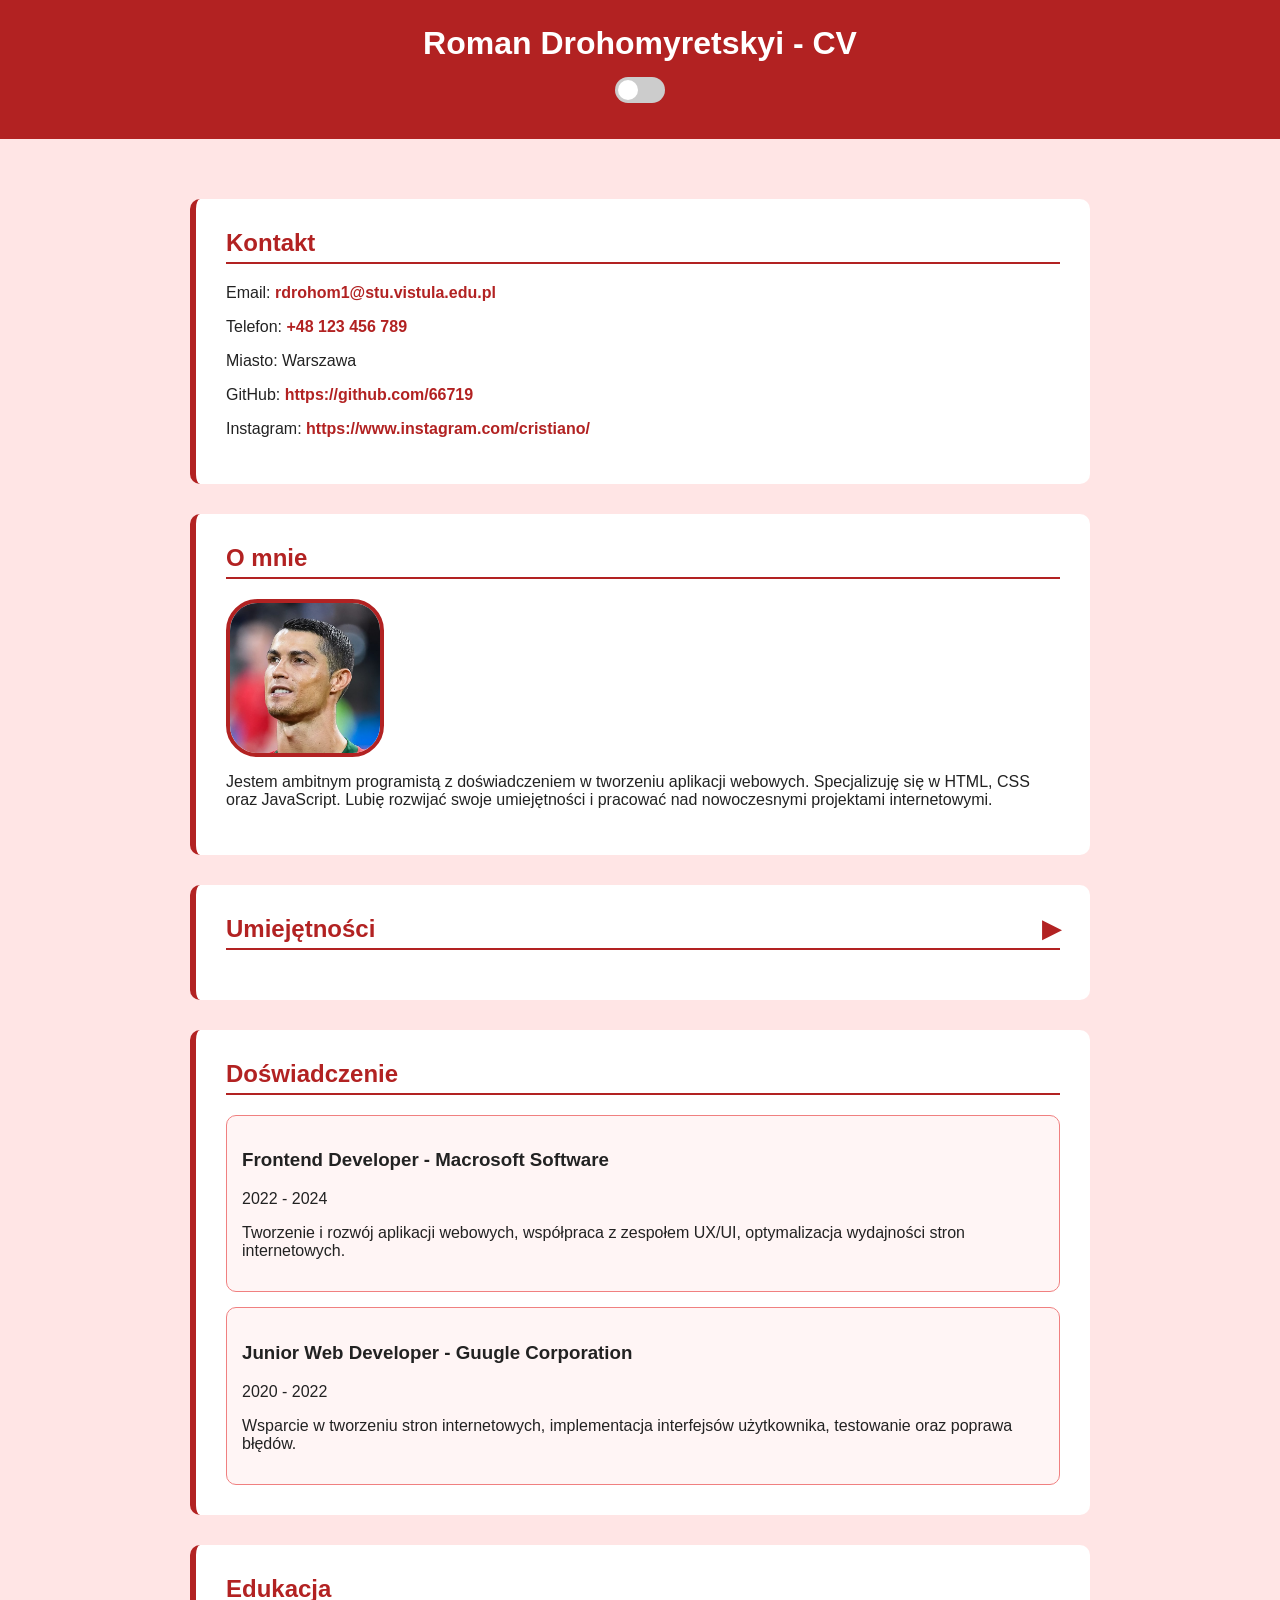
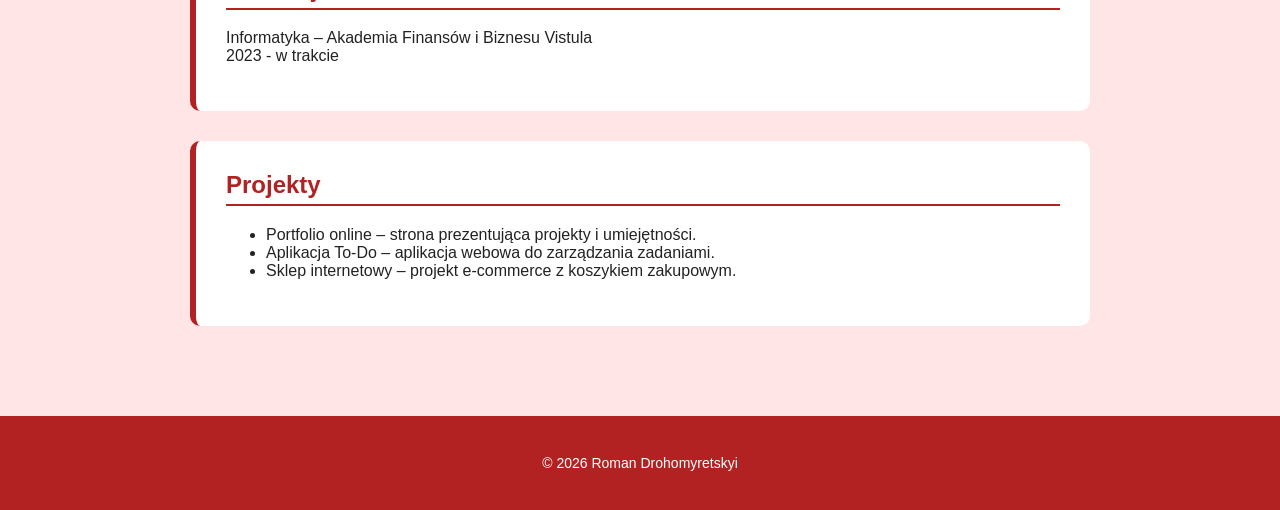
<file: docs/index.html>
<!DOCTYPE html>
<html lang="pl">
<head>
    <meta charset="UTF-8">
    <meta name="viewport" content="width=device-width, initial-scale=1.0">
    <title>Roman Drohomyretskyi - CV</title>

    <link rel="stylesheet" href="red.css">

</head>


<body>

    

<header>
    <h1>Roman Drohomyretskyi - CV 
        <div class="theme-switch">
    <label class="switch">
        <input type="checkbox" id="themeToggle">
        <span class="slider"></span>
    </label>
</div></h1>
</header>

<main>

<section>
    <h2>Kontakt</h2>
    <p>Email: <a href="mailto:rdrohom1@stu.vistula.edu.pl">rdrohom1@stu.vistula.edu.pl</a></p> 
    <p>Telefon: <a href="tel:+48123456789">+48 123 456 789</a></p>
    <p>Miasto: Warszawa</p>

    <p>
        GitHub: 
        <a href="https://github.com/66719" target="_blank" rel="noopener noreferrer">
            https://github.com/66719
        </a>
    </p>

    <p>
        Instagram: 
        <a href="https://www.instagram.com/cristiano/" target="_blank" rel="noopener noreferrer">
            https://www.instagram.com/cristiano/
        </a>
    </p>
</section>

<section>
    <h2>O mnie</h2>

    <img src="photo.png" alt="Zdjęcie profilowe - Roman Drohomyretskyi">

    <p>
        Jestem ambitnym programistą z doświadczeniem w tworzeniu aplikacji webowych.
        Specjalizuję się w HTML, CSS oraz JavaScript. Lubię rozwijać swoje umiejętności
        i pracować nad nowoczesnymi projektami internetowymi.
    </p>
</section>

<section>
    <h2 class="collapsible">
        Umiejętności 
        <span class="arrow">▶</span>
    </h2>

    <ul class="skills-list collapsed">
        <li>HTML5</li>
        <li>CSS3</li>
        <li>JavaScript</li>
        <li>Git</li>
        <li>Responsive Web Design</li>
        <li>Podstawy React</li>
    </ul>
</section>

<section>
    <h2>Doświadczenie</h2>

    <article>
        <h3>Frontend Developer - Macrosoft Software</h3>
        <p>2022 - 2024</p>
        <p>
            Tworzenie i rozwój aplikacji webowych, współpraca z zespołem UX/UI,
            optymalizacja wydajności stron internetowych.
        </p>
    </article>

    <article>
        <h3>Junior Web Developer - Guugle Corporation</h3>
        <p>2020 - 2022</p>
        <p>
            Wsparcie w tworzeniu stron internetowych, implementacja interfejsów użytkownika,
            testowanie oraz poprawa błędów.
        </p>
    </article>

</section>

<section>
    <h2>Edukacja</h2>
    <p>
        Informatyka – Akademia Finansów i Biznesu Vistula<br>
        2023 - w trakcie
    </p>
</section>

<section>
    <h2>Projekty</h2>
    <ul>
        <li>Portfolio online – strona prezentująca projekty i umiejętności.</li>
        <li>Aplikacja To-Do – aplikacja webowa do zarządzania zadaniami.</li>
        <li>Sklep internetowy – projekt e-commerce z koszykiem zakupowym.</li>
    </ul>
</section>

</main>

<footer>
    <p>&copy; 2026 Roman Drohomyretskyi</p>
</footer>

<script src="script.js"></script>

</body>
</html>
</file>
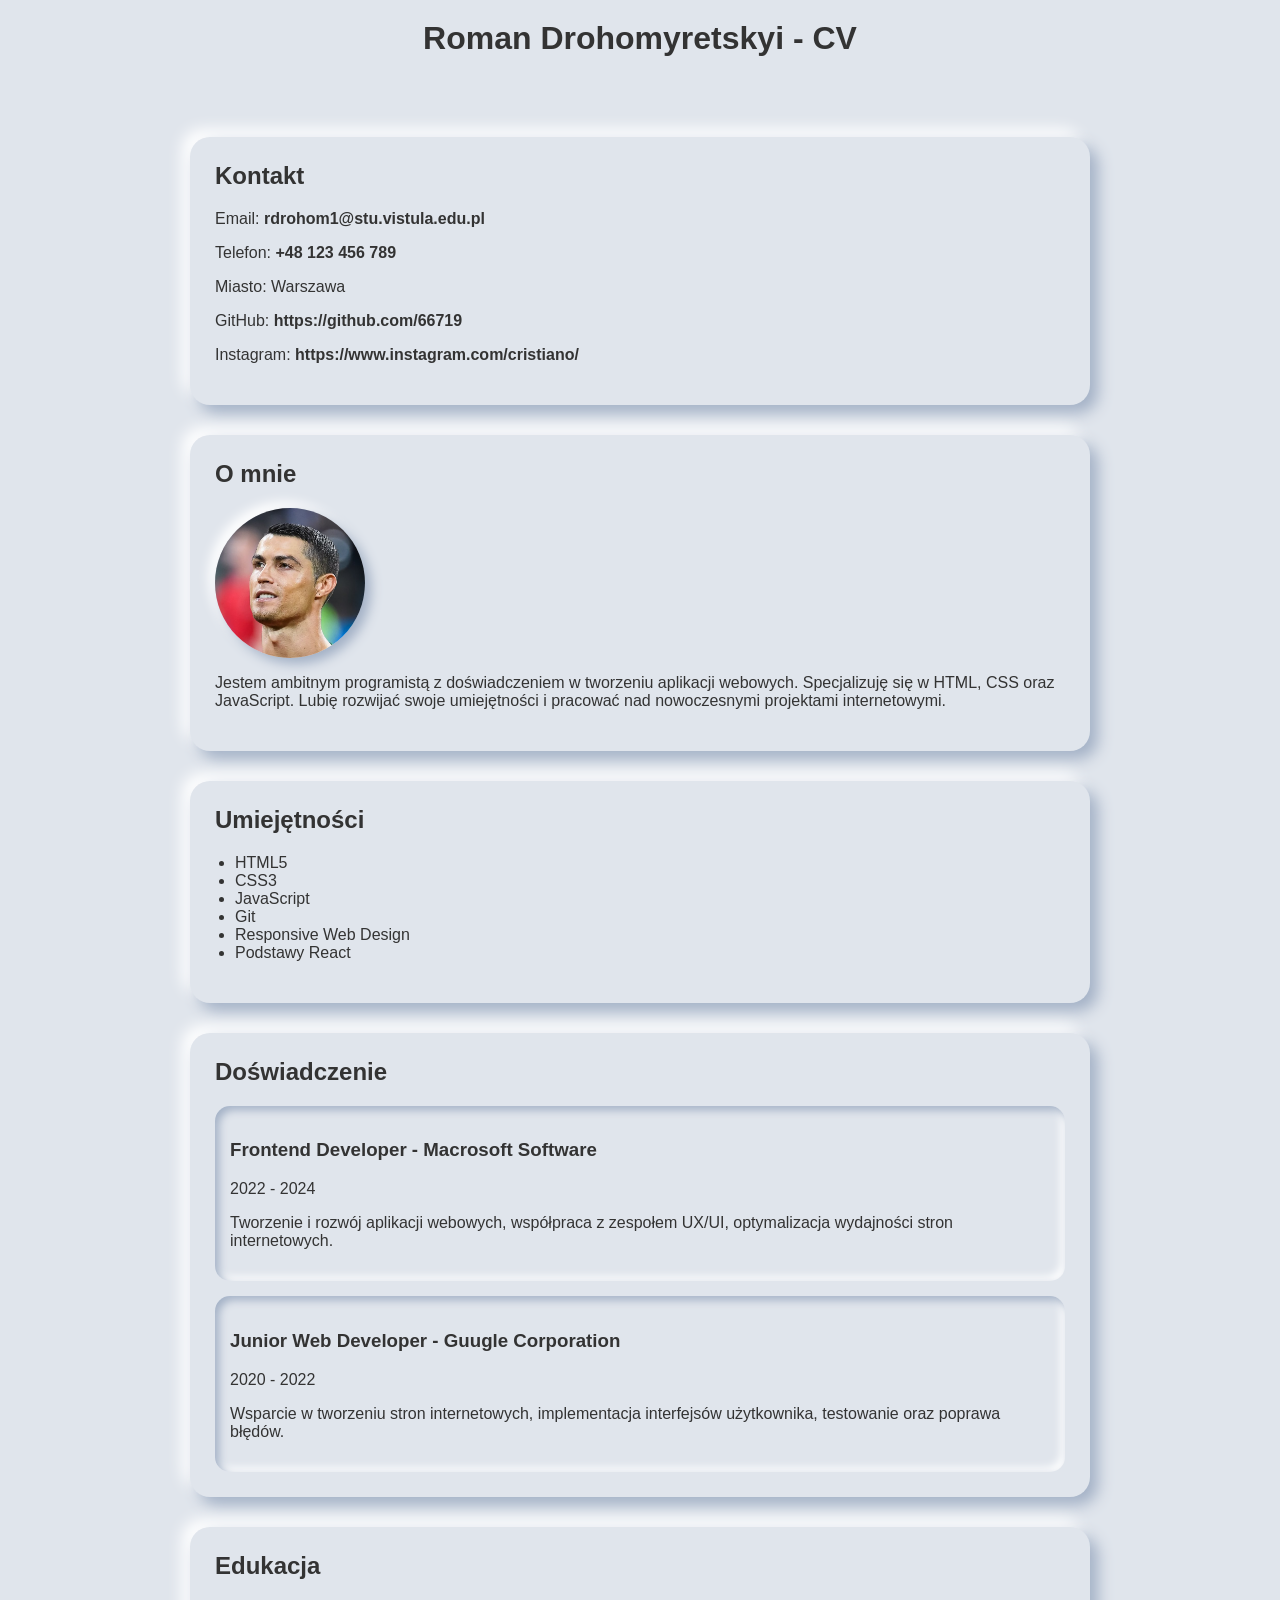
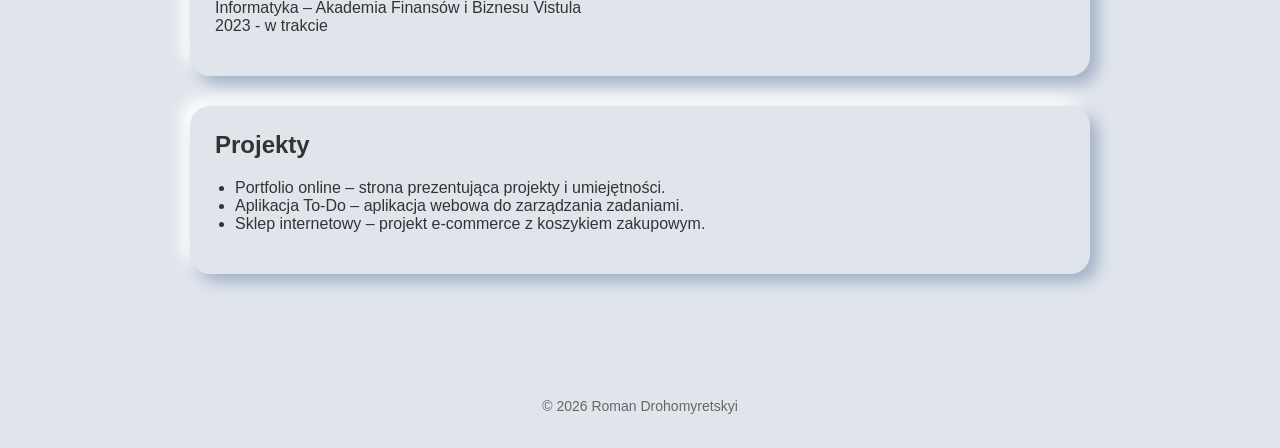
<file: zad1_cv/index.html>
<!DOCTYPE html>
<html lang="pl">
<head>
    <meta charset="UTF-8">
    <meta name="viewport" content="width=device-width, initial-scale=1.0">
    <title>Roman Drohomyretskyi - CV</title>

    <style>
        body {
            margin: 0;
            font-family: Arial, sans-serif;
            background: #e0e5ec;
            color: #333;
        }

        header, footer {
            text-align: center;
            padding: 20px;
        }

        h1 {
            margin: 0;
        }

        main {
            max-width: 900px;
            margin: 40px auto;
            padding: 20px;
        }

        section {
            background: #e0e5ec;
            padding: 25px;
            margin-bottom: 30px;
            border-radius: 20px;
            box-shadow: 
                8px 8px 15px #a3b1c6,
                -8px -8px 15px #ffffff;
        }

        h2 {
            margin-top: 0;
        }

        article {
            background: #e0e5ec;
            padding: 15px;
            margin-top: 15px;
            border-radius: 15px;
            box-shadow: 
                inset 4px 4px 8px #a3b1c6,
                inset -4px -4px 8px #ffffff;
        }

        ul {
            padding-left: 20px;
        }

        a {
            color: #333;
            text-decoration: none;
            font-weight: bold;
        }

        a:hover {
            text-decoration: underline;
        }

        img {
            display: block;
            margin-bottom: 15px;
            
            border-radius: 50%;
            box-shadow: 
                6px 6px 12px #a3b1c6,
                -6px -6px 12px #ffffff;

            width: 150px;
            height: 150px;

        }

        footer {
            font-size: 14px;
            color: #666;
        }
    </style>
</head>
<body>

    <header>
        <h1>Roman Drohomyretskyi - CV</h1>
    </header>

    <main>

        <section>
            <h2>Kontakt</h2>
            <p>Email: <a href="mailto:rdrohom1@stu.vistula.edu.pl">rdrohom1@stu.vistula.edu.pl</a></p> 
            <p>Telefon: <a href="tel:+48123456789">+48 123 456 789</a></p>
            <p>Miasto: Warszawa</p>
            <p>
                GitHub: 
                <a href="https://github.com/66719" target="_blank" rel="noopener noreferrer">  
                    https://github.com/66719
                </a>
            </p>
            <p>
                Instagram: 
                <a href="https://www.instagram.com/cristiano/" target="_blank" rel="noopener noreferrer"> 
                    https://www.instagram.com/cristiano/
                </a>
            </p>
        </section>

        <section>
            <h2>O mnie</h2>
            <img src="photo.png" alt="Zdjęcie profilowe - Roman Drohomyretskyi">
            <p>
                Jestem ambitnym programistą z doświadczeniem w tworzeniu aplikacji webowych.
                Specjalizuję się w HTML, CSS oraz JavaScript. Lubię rozwijać swoje umiejętności
                i pracować nad nowoczesnymi projektami internetowymi.
            </p>
        </section>

        <section>
            <h2>Umiejętności</h2>
            <ul>
                <li>HTML5</li>
                <li>CSS3</li>
                <li>JavaScript</li>
                <li>Git</li>
                <li>Responsive Web Design</li>
                <li>Podstawy React</li>
            </ul>
        </section>

        <section>
            <h2>Doświadczenie</h2>

            <article>
                <h3>Frontend Developer - Macrosoft Software</h3>
                <p>2022 - 2024</p>
                <p>
                    Tworzenie i rozwój aplikacji webowych, współpraca z zespołem UX/UI,
                    optymalizacja wydajności stron internetowych.
                </p>
            </article>

            <article>
                <h3>Junior Web Developer - Guugle Corporation</h3>
                <p>2020 - 2022</p>
                <p>
                    Wsparcie w tworzeniu stron internetowych, implementacja interfejsów użytkownika,
                    testowanie oraz poprawa błędów.
                </p>
            </article>

        </section>

        <section>
            <h2>Edukacja</h2>
            <p>
                Informatyka – Akademia Finansów i Biznesu Vistula<br>
                2023 - w trakcie
            </p>
        </section>

        <section>
            <h2>Projekty</h2>
            <ul>
                <li>Portfolio online – strona prezentująca projekty i umiejętności.</li>
                <li>Aplikacja To-Do – aplikacja webowa do zarządzania zadaniami.</li>
                <li>Sklep internetowy – projekt e-commerce z koszykiem zakupowym.</li>
            </ul>
        </section>

    </main>

    <footer>
        <p>&copy; 2026 Roman Drohomyretskyi</p>
    </footer>

</body>
</html>
</file>
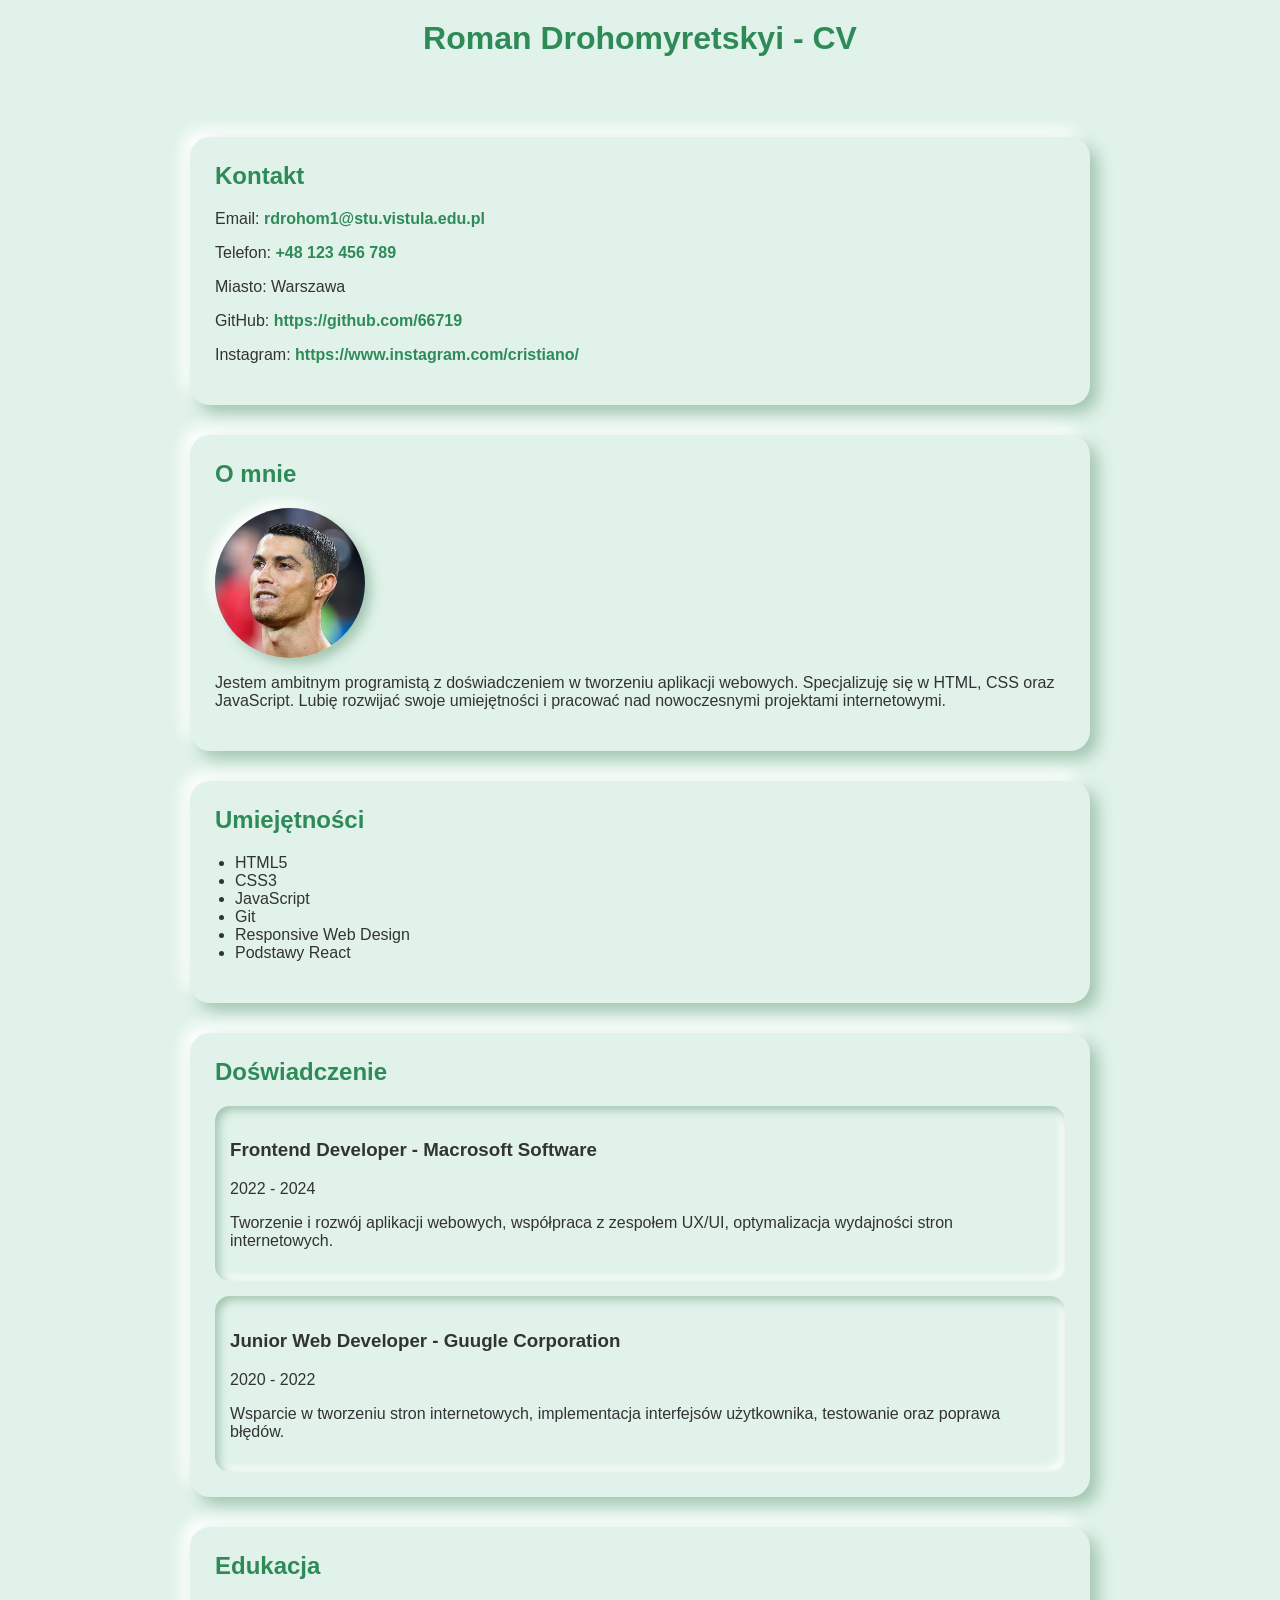
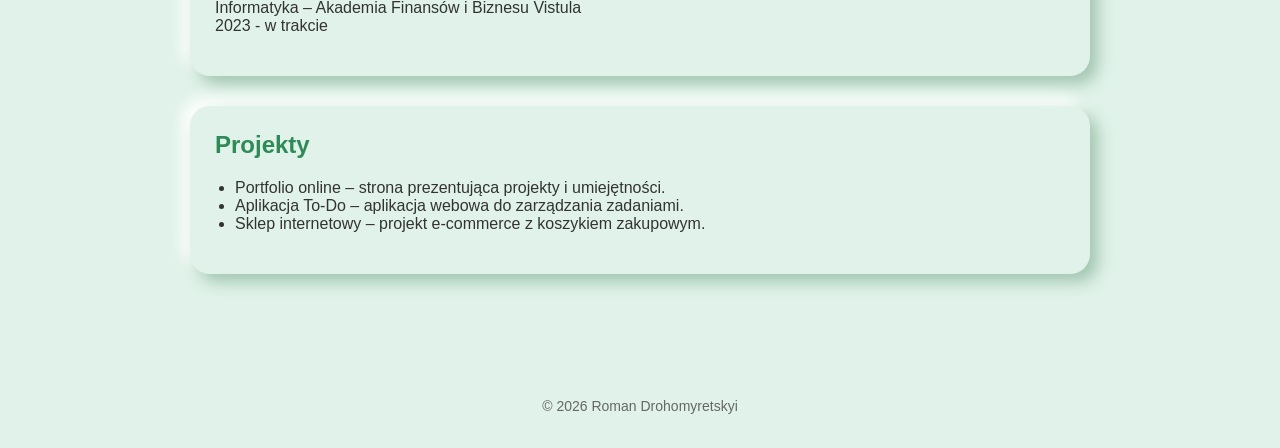
<file: zad2_css/index.html>
<!DOCTYPE html>
<html lang="pl">
<head>
    <meta charset="UTF-8">
    <meta name="viewport" content="width=device-width, initial-scale=1.0">
    <title>Roman Drohomyretskyi - CV</title>

    <link rel="stylesheet" href="styles.css">

</head>
<body>

<header>
    <h1>Roman Drohomyretskyi - CV</h1>
</header>

<main>

<section>
    <h2>Kontakt</h2>
    <p>Email: <a href="mailto:rdrohom1@stu.vistula.edu.pl">rdrohom1@stu.vistula.edu.pl</a></p> 
    <p>Telefon: <a href="tel:+48123456789">+48 123 456 789</a></p>
    <p>Miasto: Warszawa</p>

    <p>
        GitHub: 
        <a href="https://github.com/66719" target="_blank" rel="noopener noreferrer">
            https://github.com/66719
        </a>
    </p>

    <p>
        Instagram: 
        <a href="https://www.instagram.com/cristiano/" target="_blank" rel="noopener noreferrer">
            https://www.instagram.com/cristiano/
        </a>
    </p>
</section>

<section>
    <h2>O mnie</h2>

    <img src="photo.png" alt="Zdjęcie profilowe - Roman Drohomyretskyi">

    <p>
        Jestem ambitnym programistą z doświadczeniem w tworzeniu aplikacji webowych.
        Specjalizuję się w HTML, CSS oraz JavaScript. Lubię rozwijać swoje umiejętności
        i pracować nad nowoczesnymi projektami internetowymi.
    </p>
</section>

<section>
    <h2>Umiejętności</h2>
    <ul>
        <li>HTML5</li>
        <li>CSS3</li>
        <li>JavaScript</li>
        <li>Git</li>
        <li>Responsive Web Design</li>
        <li>Podstawy React</li>
    </ul>
</section>

<section>
    <h2>Doświadczenie</h2>

    <article>
        <h3>Frontend Developer - Macrosoft Software</h3>
        <p>2022 - 2024</p>
        <p>
            Tworzenie i rozwój aplikacji webowych, współpraca z zespołem UX/UI,
            optymalizacja wydajności stron internetowych.
        </p>
    </article>

    <article>
        <h3>Junior Web Developer - Guugle Corporation</h3>
        <p>2020 - 2022</p>
        <p>
            Wsparcie w tworzeniu stron internetowych, implementacja interfejsów użytkownika,
            testowanie oraz poprawa błędów.
        </p>
    </article>

</section>

<section>
    <h2>Edukacja</h2>
    <p>
        Informatyka – Akademia Finansów i Biznesu Vistula<br>
        2023 - w trakcie
    </p>
</section>

<section>
    <h2>Projekty</h2>
    <ul>
        <li>Portfolio online – strona prezentująca projekty i umiejętności.</li>
        <li>Aplikacja To-Do – aplikacja webowa do zarządzania zadaniami.</li>
        <li>Sklep internetowy – projekt e-commerce z koszykiem zakupowym.</li>
    </ul>
</section>

</main>

<footer>
    <p>&copy; 2026 Roman Drohomyretskyi</p>
</footer>

</body>
</html>
</file>
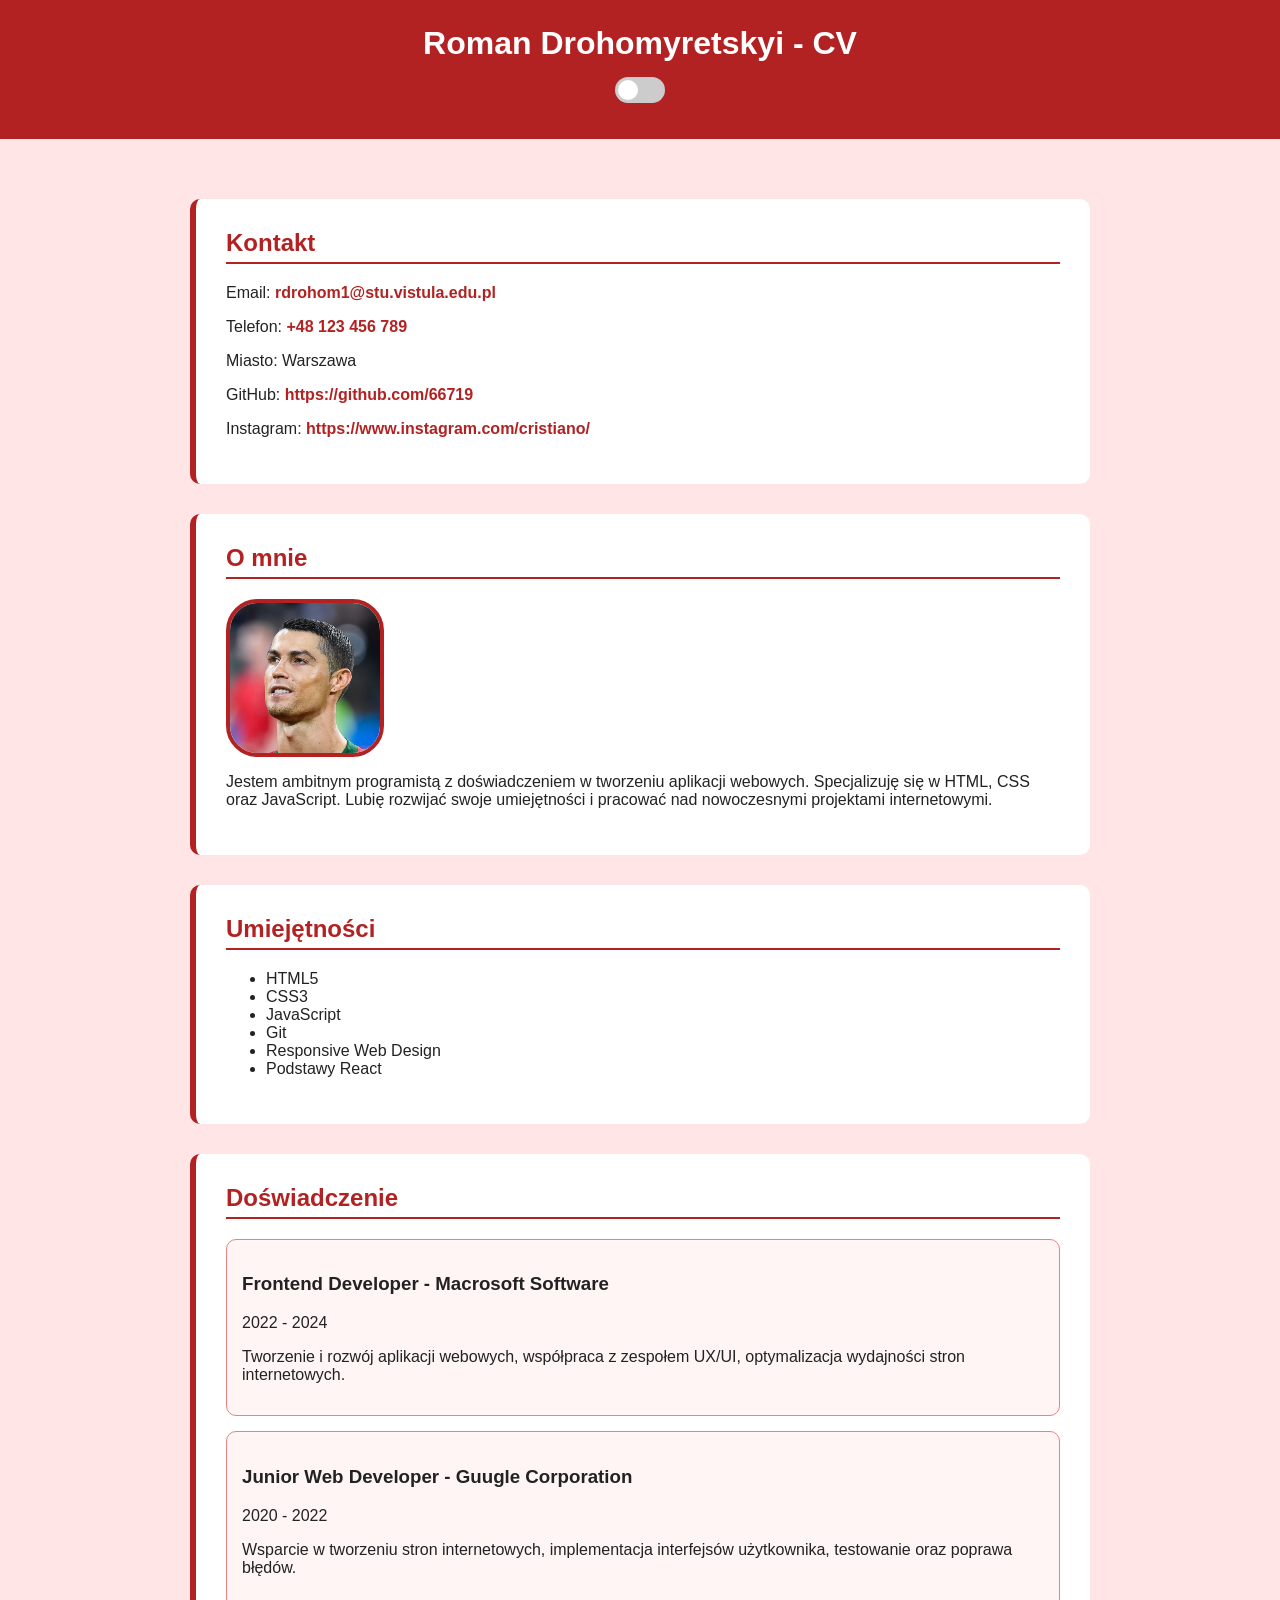
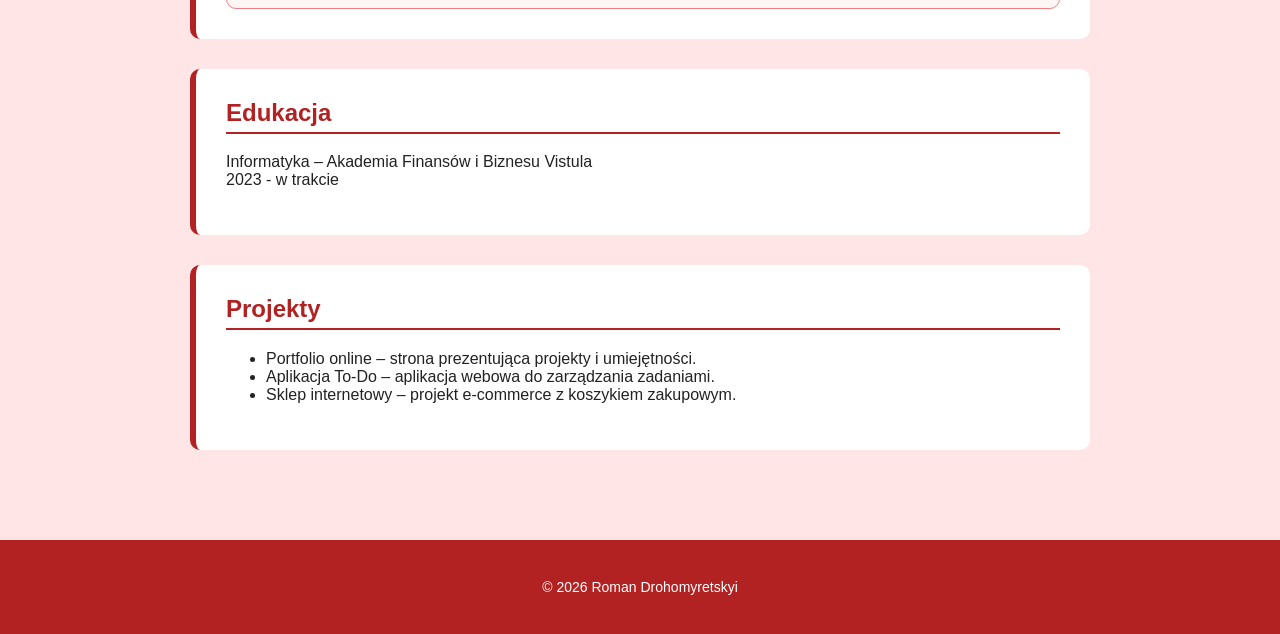
<file: zad3_motyw/index.html>
<!DOCTYPE html>
<html lang="pl">
<head>
    <meta charset="UTF-8">
    <meta name="viewport" content="width=device-width, initial-scale=1.0">
    <title>Roman Drohomyretskyi - CV</title>

    <link rel="stylesheet" href="red.css">

</head>


<body>

    

<header>
    <h1>Roman Drohomyretskyi - CV 
        <div class="theme-switch">
    <label class="switch">
        <input type="checkbox" id="themeToggle">
        <span class="slider"></span>
    </label>
</div></h1>
</header>

<main>

<section>
    <h2>Kontakt</h2>
    <p>Email: <a href="mailto:rdrohom1@stu.vistula.edu.pl">rdrohom1@stu.vistula.edu.pl</a></p> 
    <p>Telefon: <a href="tel:+48123456789">+48 123 456 789</a></p>
    <p>Miasto: Warszawa</p>

    <p>
        GitHub: 
        <a href="https://github.com/66719" target="_blank" rel="noopener noreferrer">
            https://github.com/66719
        </a>
    </p>

    <p>
        Instagram: 
        <a href="https://www.instagram.com/cristiano/" target="_blank" rel="noopener noreferrer">
            https://www.instagram.com/cristiano/
        </a>
    </p>
</section>

<section>
    <h2>O mnie</h2>

    <img src="photo.png" alt="Zdjęcie profilowe - Roman Drohomyretskyi">

    <p>
        Jestem ambitnym programistą z doświadczeniem w tworzeniu aplikacji webowych.
        Specjalizuję się w HTML, CSS oraz JavaScript. Lubię rozwijać swoje umiejętności
        i pracować nad nowoczesnymi projektami internetowymi.
    </p>
</section>

<section>
    <h2>Umiejętności</h2>
    <ul>
        <li>HTML5</li>
        <li>CSS3</li>
        <li>JavaScript</li>
        <li>Git</li>
        <li>Responsive Web Design</li>
        <li>Podstawy React</li>
    </ul>
</section>

<section>
    <h2>Doświadczenie</h2>

    <article>
        <h3>Frontend Developer - Macrosoft Software</h3>
        <p>2022 - 2024</p>
        <p>
            Tworzenie i rozwój aplikacji webowych, współpraca z zespołem UX/UI,
            optymalizacja wydajności stron internetowych.
        </p>
    </article>

    <article>
        <h3>Junior Web Developer - Guugle Corporation</h3>
        <p>2020 - 2022</p>
        <p>
            Wsparcie w tworzeniu stron internetowych, implementacja interfejsów użytkownika,
            testowanie oraz poprawa błędów.
        </p>
    </article>

</section>

<section>
    <h2>Edukacja</h2>
    <p>
        Informatyka – Akademia Finansów i Biznesu Vistula<br>
        2023 - w trakcie
    </p>
</section>

<section>
    <h2>Projekty</h2>
    <ul>
        <li>Portfolio online – strona prezentująca projekty i umiejętności.</li>
        <li>Aplikacja To-Do – aplikacja webowa do zarządzania zadaniami.</li>
        <li>Sklep internetowy – projekt e-commerce z koszykiem zakupowym.</li>
    </ul>
</section>

</main>

<footer>
    <p>&copy; 2026 Roman Drohomyretskyi</p>
</footer>

<script>
const toggle = document.getElementById("themeToggle");
const link = document.querySelector("link[rel='stylesheet']");


if (localStorage.getItem("theme") === "green") {
    link.href = "green.css";
    toggle.checked = true;
}


toggle.addEventListener("change", () => {
    if (toggle.checked) {
        link.href = "green.css";
        localStorage.setItem("theme", "green");
    } else {
        link.href = "red.css";
        localStorage.setItem("theme", "red");
    }
});
</script>

</body>
</html>
</file>
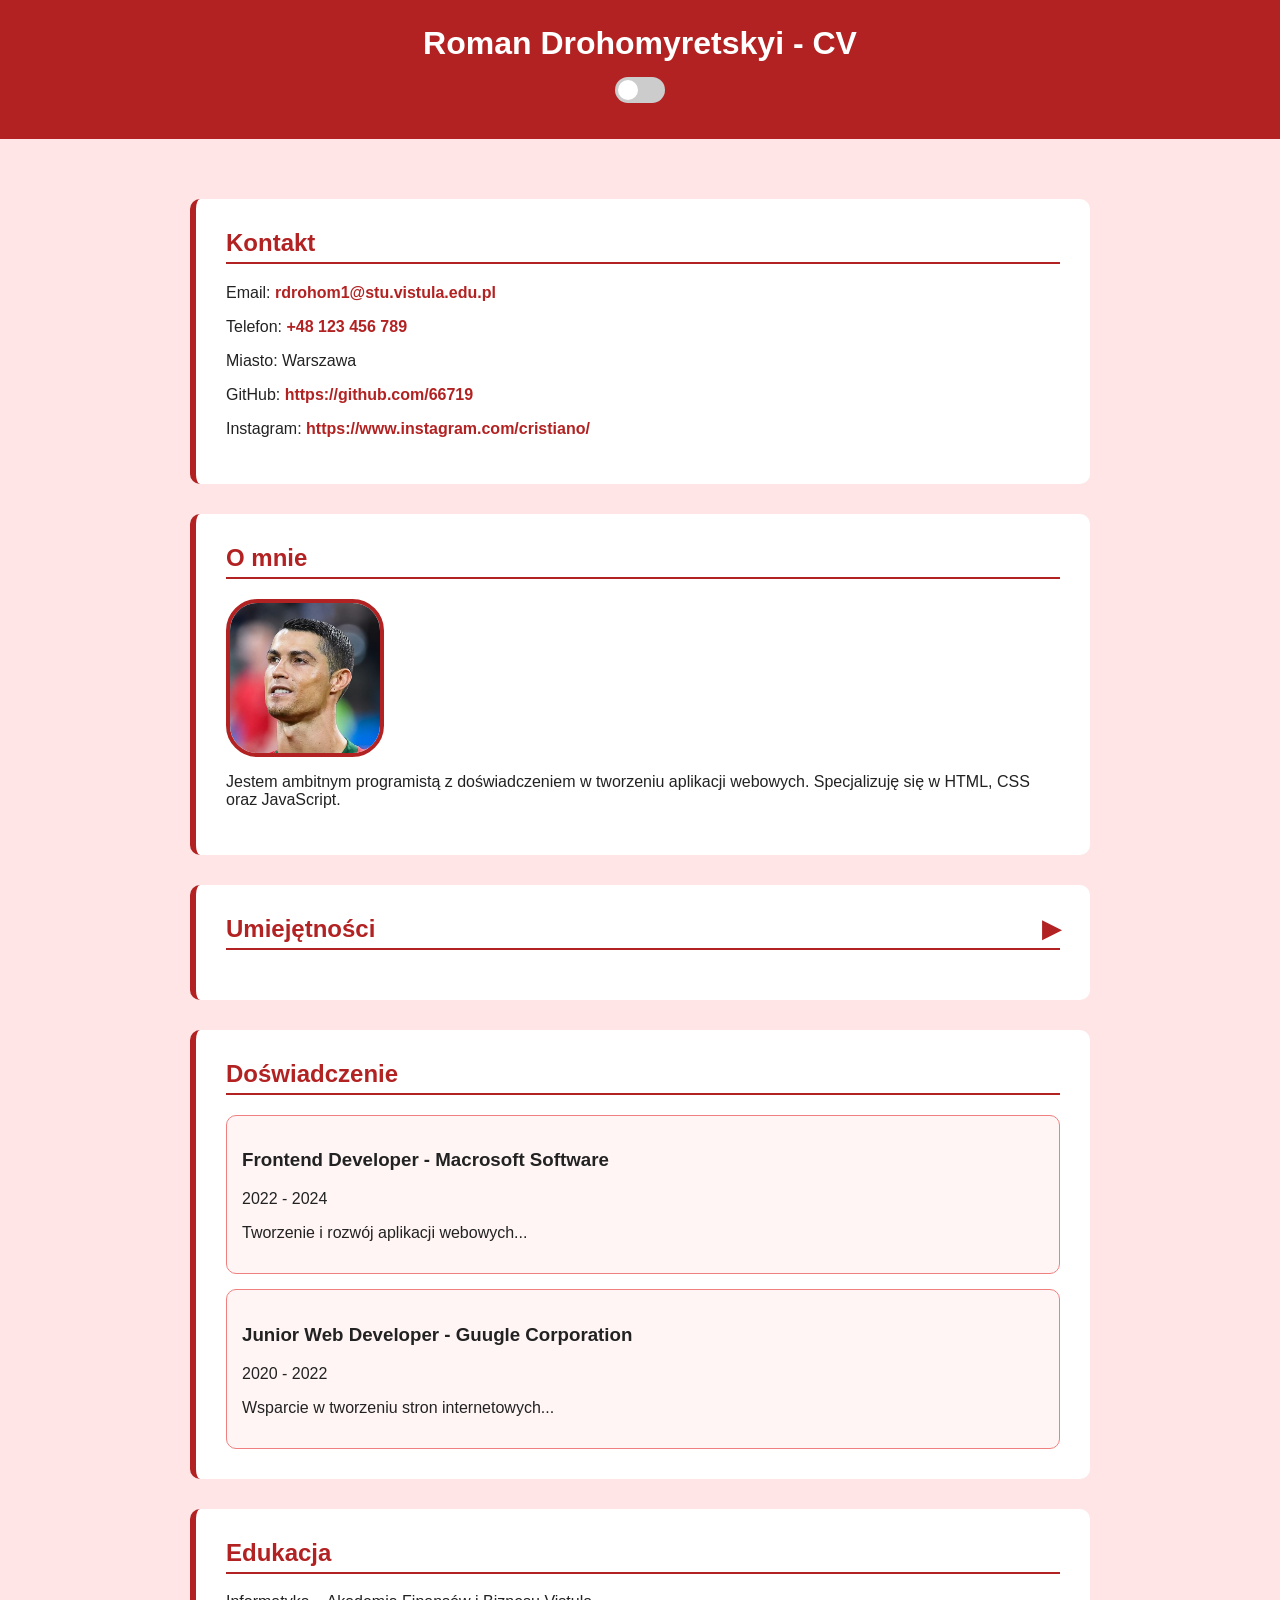
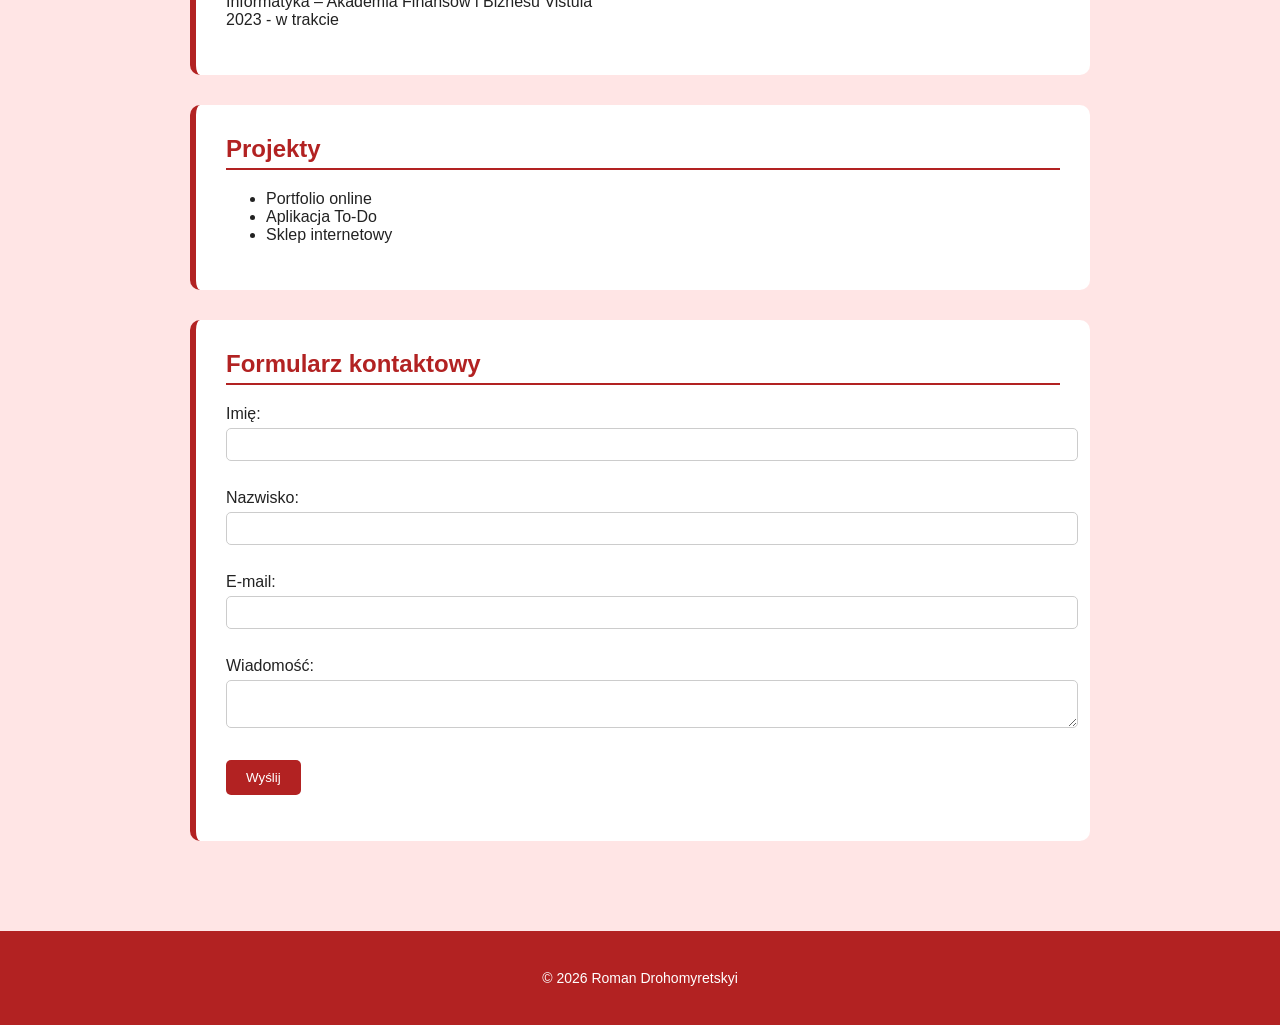
<file: zad5/index.html>
<!DOCTYPE html>
<html lang="pl">
<head>
    <meta charset="UTF-8">
    <meta name="viewport" content="width=device-width, initial-scale=1.0">
    <title>Roman Drohomyretskyi - CV</title>

    <link rel="stylesheet" href="red.css">
</head>

<body>

<header>
    <h1>Roman Drohomyretskyi - CV 
        <div class="theme-switch">
            <label class="switch">
                <input type="checkbox" id="themeToggle">
                <span class="slider"></span>
            </label>
        </div>
    </h1>
</header>

<main>

<section>
    <h2>Kontakt</h2>
    <p>Email: <a href="mailto:rdrohom1@stu.vistula.edu.pl">rdrohom1@stu.vistula.edu.pl</a></p> 
    <p>Telefon: <a href="tel:+48123456789">+48 123 456 789</a></p>
    <p>Miasto: Warszawa</p>

    <p>
        GitHub: 
        <a href="https://github.com/66719" target="_blank">
            https://github.com/66719
        </a>
    </p>

    <p>
        Instagram: 
        <a href="https://www.instagram.com/cristiano/" target="_blank">
            https://www.instagram.com/cristiano/
        </a>
    </p>
</section>

<section>
    <h2>O mnie</h2>

    <img src="photo.png" alt="Zdjęcie profilowe">

    <p>
        Jestem ambitnym programistą z doświadczeniem w tworzeniu aplikacji webowych.
        Specjalizuję się w HTML, CSS oraz JavaScript.
    </p>
</section>

<section>
    <h2 class="collapsible">
        Umiejętności 
        <span class="arrow">▶</span>
    </h2>

    <ul class="skills-list collapsed">
        <li>HTML5</li>
        <li>CSS3</li>
        <li>JavaScript</li>
        <li>Git</li>
        <li>Responsive Web Design</li>
        <li>Podstawy React</li>
    </ul>
</section>

<section>
    <h2>Doświadczenie</h2>

    <article>
        <h3>Frontend Developer - Macrosoft Software</h3>
        <p>2022 - 2024</p>
        <p>
            Tworzenie i rozwój aplikacji webowych...
        </p>
    </article>

    <article>
        <h3>Junior Web Developer - Guugle Corporation</h3>
        <p>2020 - 2022</p>
        <p>
            Wsparcie w tworzeniu stron internetowych...
        </p>
    </article>
</section>

<section>
    <h2>Edukacja</h2>
    <p>
        Informatyka – Akademia Finansów i Biznesu Vistula<br>
        2023 - w trakcie
    </p>
</section>

<section>
    <h2>Projekty</h2>
    <ul>
        <li>Portfolio online</li>
        <li>Aplikacja To-Do</li>
        <li>Sklep internetowy</li>
    </ul>
</section>

<!-- new section -->
<section>
    <h2>Formularz kontaktowy</h2>

    <form id="contactForm">

        <label>Imię:</label><br>
        <input type="text" id="name" required>
        <div class="error" id="nameError"></div><br>

        <label>Nazwisko:</label><br>
        <input type="text" id="surname" required>
        <div class="error" id="surnameError"></div><br>

        <label>E-mail:</label><br>
        <input type="email" id="email" required>
        <div class="error" id="emailError"></div><br>

        <label>Wiadomość:</label><br>
        <textarea id="message" required></textarea>
        <div class="error" id="messageError"></div><br>

        <button type="submit">Wyślij</button>

        <p id="successMessage"></p>

    </form>
</section>

</main>

<footer>
    <p>&copy; 2026 Roman Drohomyretskyi</p>
</footer>

<script src="script.js"></script>

</body>
</html>
</file>
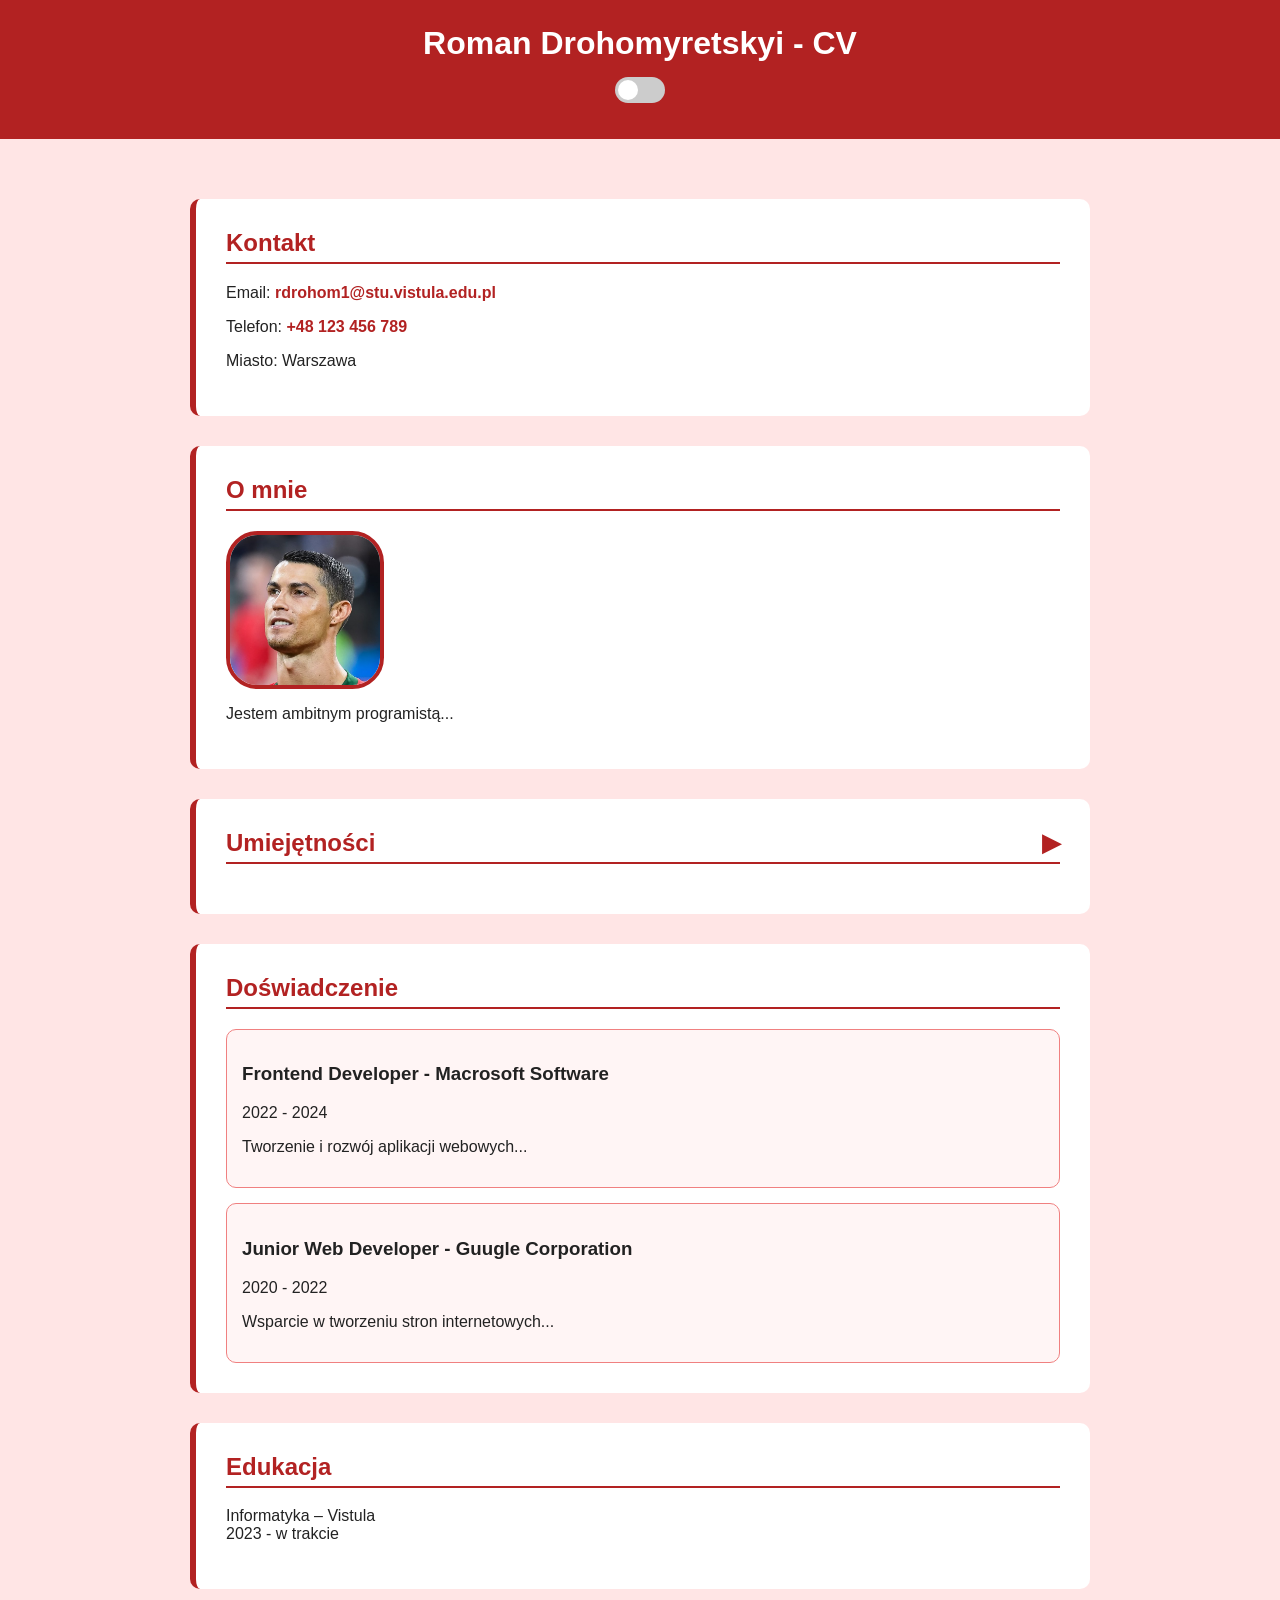
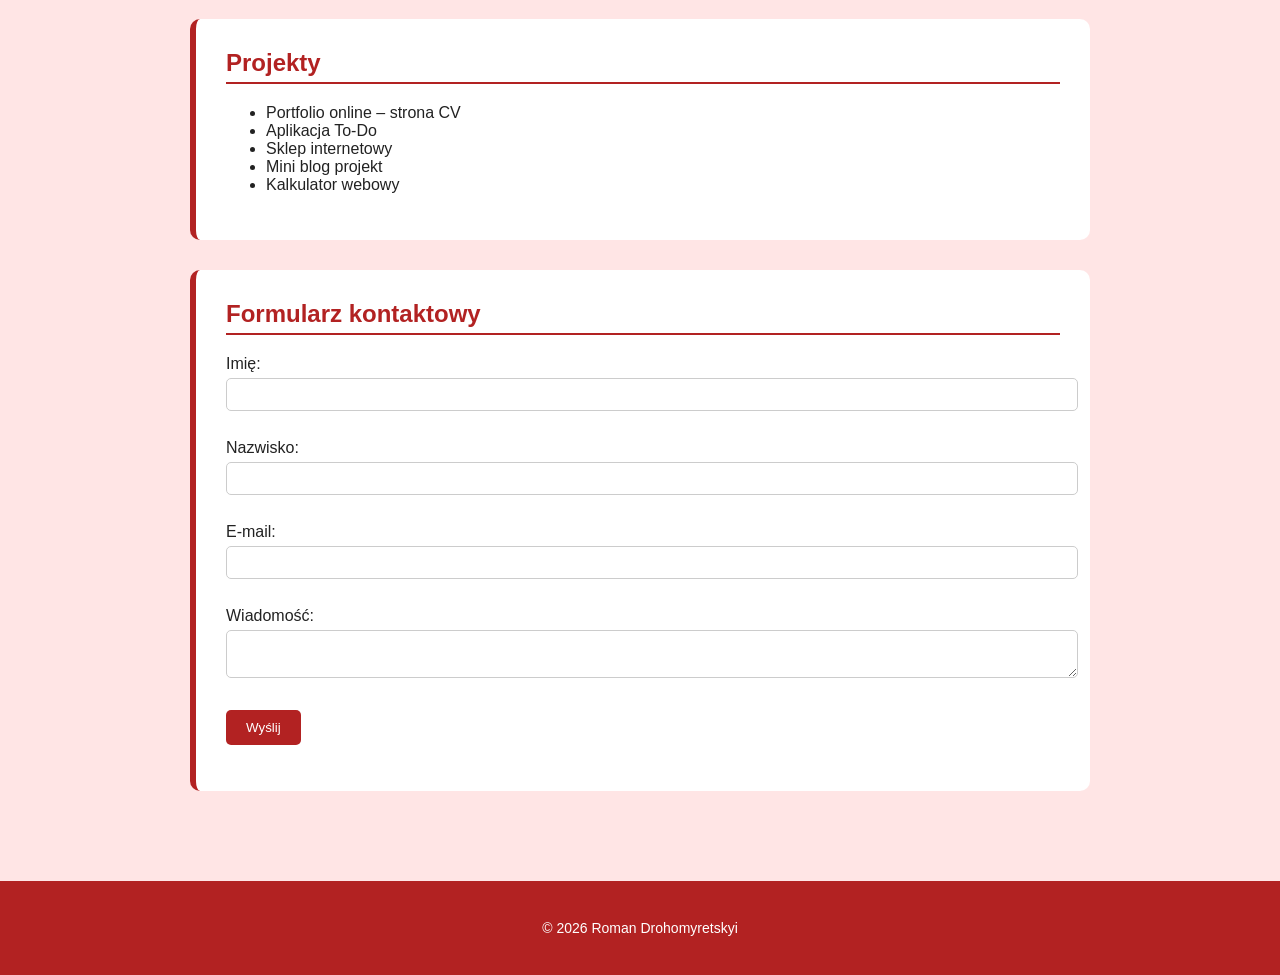
<file: zad6/index.html>
<!DOCTYPE html>
<html lang="pl">
<head>
    <meta charset="UTF-8">
    <meta name="viewport" content="width=device-width, initial-scale=1.0">
    <title>Roman Drohomyretskyi - CV</title>

    <link rel="stylesheet" href="red.css">
</head>

<body>

<header>
    <h1>Roman Drohomyretskyi - CV 
        <div class="theme-switch">
            <label class="switch">
                <input type="checkbox" id="themeToggle">
                <span class="slider"></span>
            </label>
        </div>
    </h1>
</header>

<main>

<section>
    <h2>Kontakt</h2>
    <p>Email: <a href="mailto:rdrohom1@stu.vistula.edu.pl">rdrohom1@stu.vistula.edu.pl</a></p> 
    <p>Telefon: <a href="tel:+48123456789">+48 123 456 789</a></p>
    <p>Miasto: Warszawa</p>
</section>

<section>
    <h2>O mnie</h2>
    <img src="photo.png" alt="Zdjęcie profilowe">
    <p>Jestem ambitnym programistą...</p>
</section>

<section>
    <h2 class="collapsible">
        Umiejętności 
        <span class="arrow">▶</span>
    </h2>

    <ul class="skills-list collapsed" id="skillsList"></ul>
</section>

<section>
    <h2>Doświadczenie</h2>

    <article>
        <h3>Frontend Developer - Macrosoft Software</h3>
        <p>2022 - 2024</p>
        <p>Tworzenie i rozwój aplikacji webowych...</p>
    </article>

    <article>
        <h3>Junior Web Developer - Guugle Corporation</h3>
        <p>2020 - 2022</p>
        <p>Wsparcie w tworzeniu stron internetowych...</p>
    </article>
</section>

<section>
    <h2>Edukacja</h2>
    <p>Informatyka – Vistula<br>2023 - w trakcie</p>
</section>

<section>
    <h2>Projekty</h2>
    <ul id="projectsList"></ul>
</section>

<section>
    <h2>Formularz kontaktowy</h2>

    <form id="contactForm">

        <label>Imię:</label><br>
        <input type="text" id="name" required>
        <div class="error" id="nameError"></div><br>

        <label>Nazwisko:</label><br>
        <input type="text" id="surname" required>
        <div class="error" id="surnameError"></div><br>

        <label>E-mail:</label><br>
        <input type="email" id="email" required>
        <div class="error" id="emailError"></div><br>

        <label>Wiadomość:</label><br>
        <textarea id="message" required></textarea>
        <div class="error" id="messageError"></div><br>

        <button type="submit">Wyślij</button>

        <p id="successMessage"></p>

    </form>
</section>

</main>

<footer>
    <p>&copy; 2026 Roman Drohomyretskyi</p>
</footer>

<script src="script.js"></script>

</body>
</html>
</file>
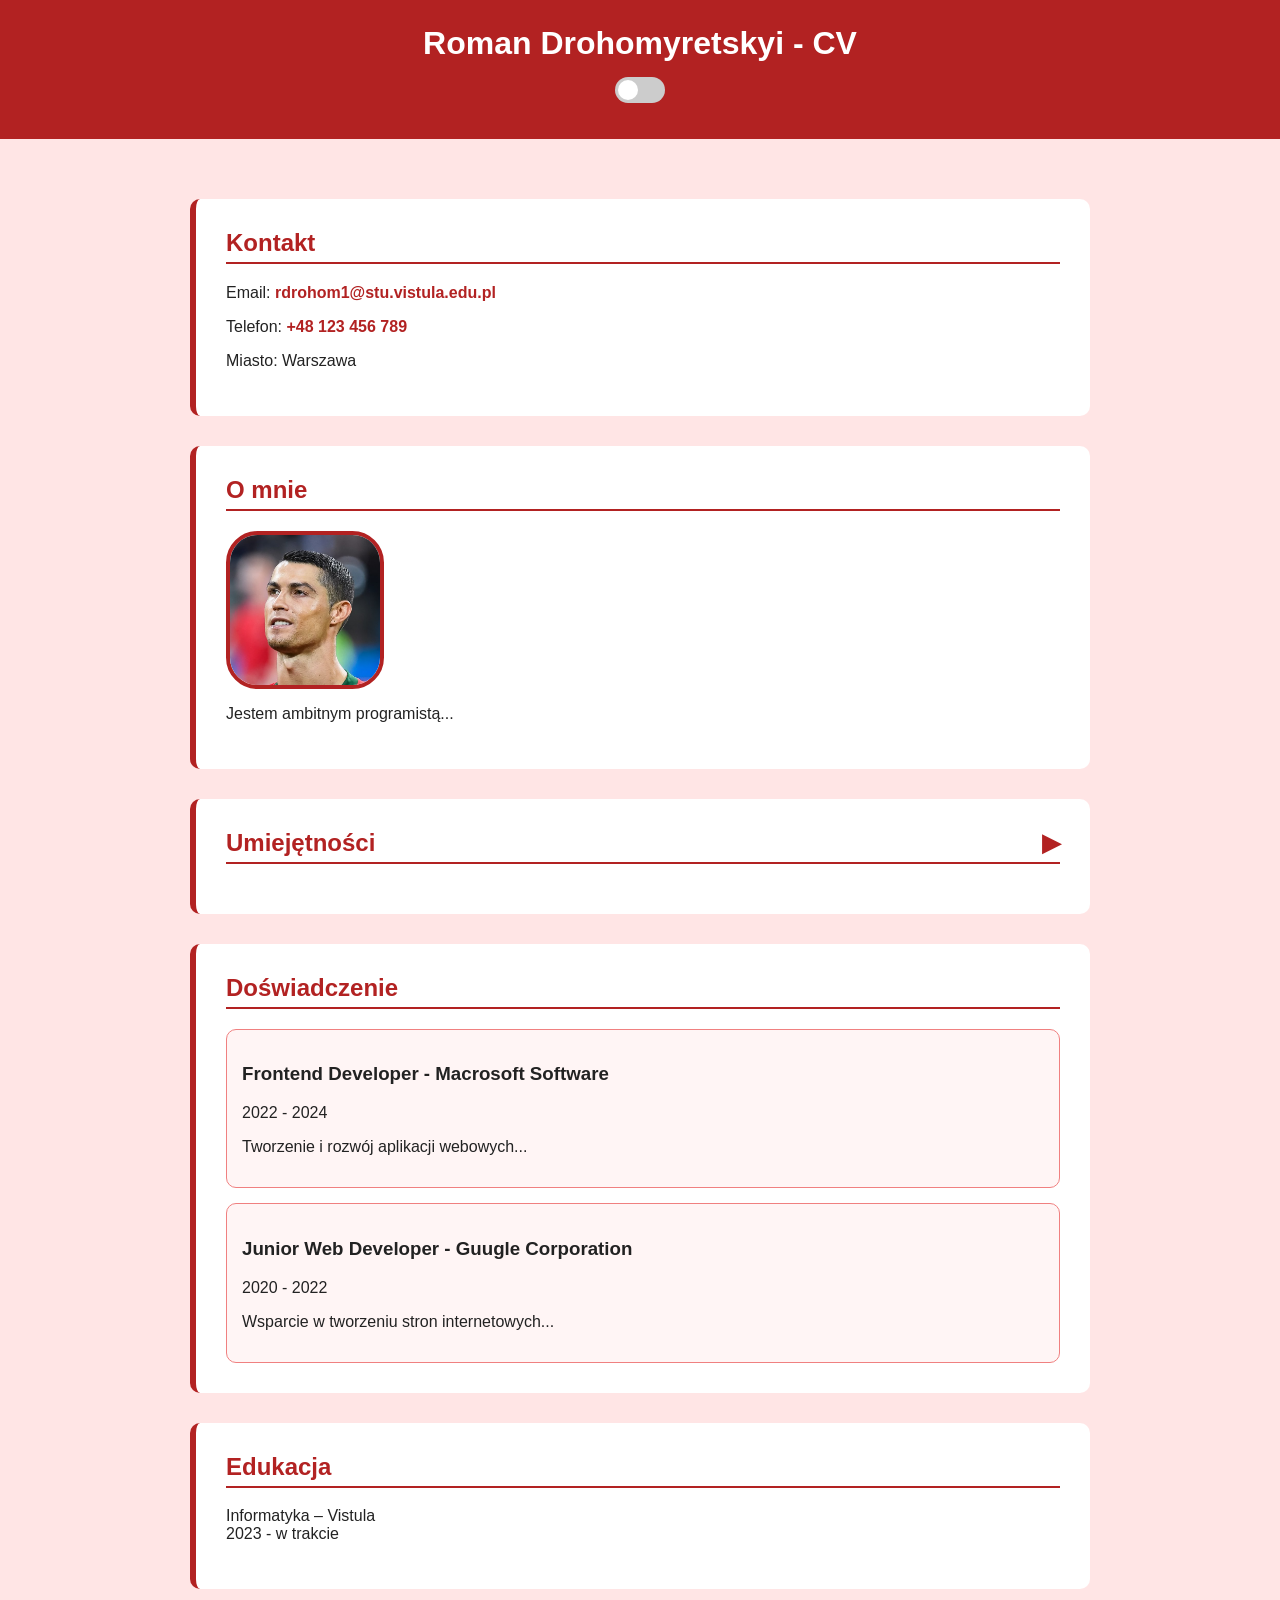
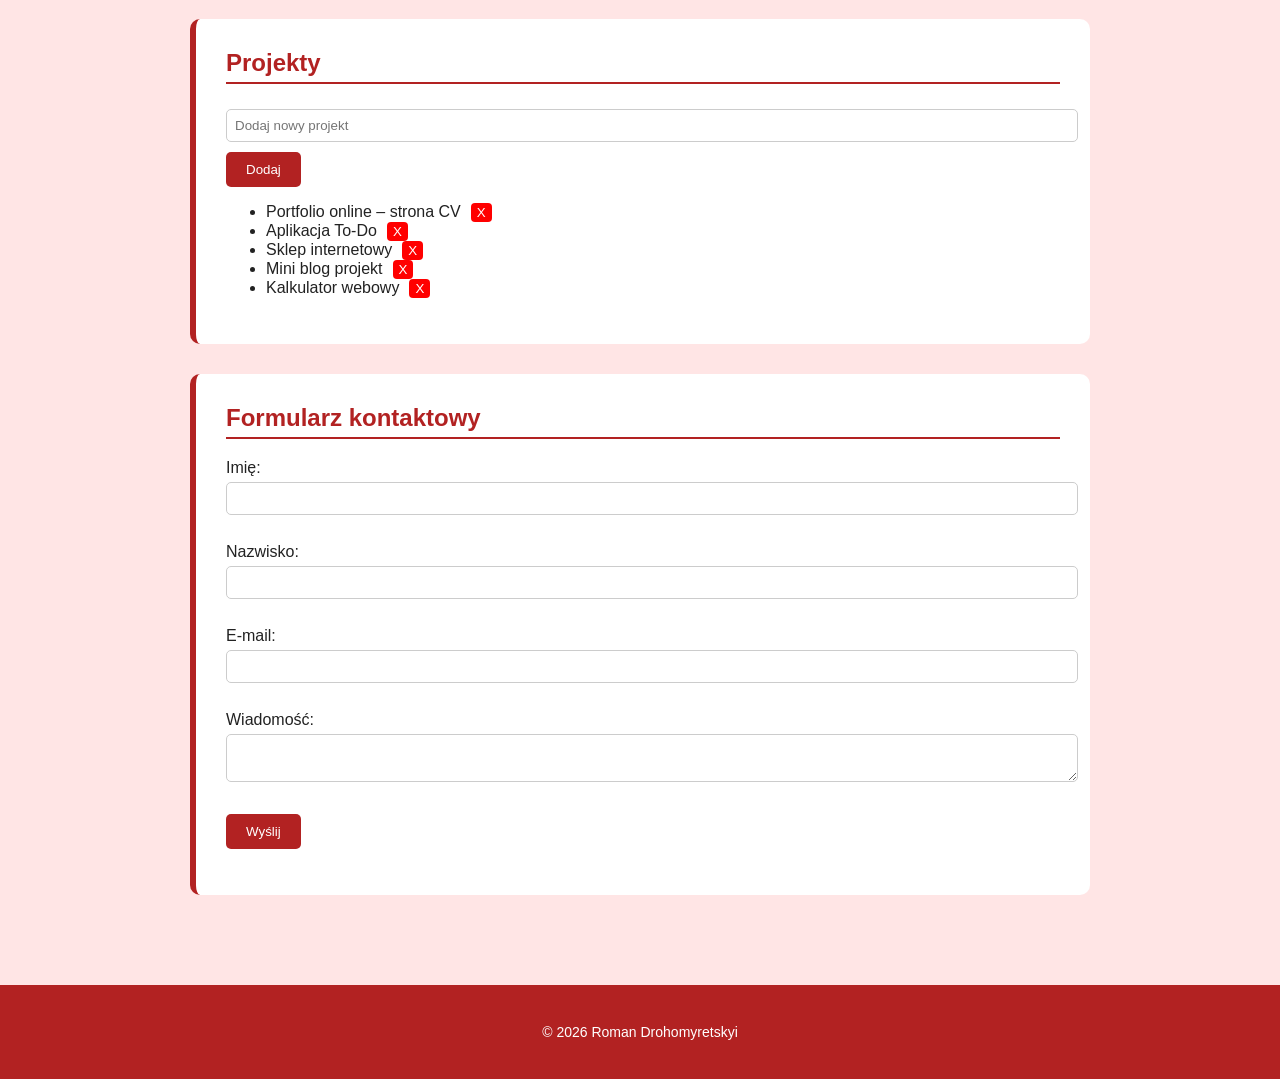
<file: zad7/index.html>
<!DOCTYPE html>
<html lang="pl">
<head>
    <meta charset="UTF-8">
    <meta name="viewport" content="width=device-width, initial-scale=1.0">
    <title>Roman Drohomyretskyi - CV</title>

    <link rel="stylesheet" href="red.css">
</head>

<body>

<header>
    <h1>Roman Drohomyretskyi - CV 
        <div class="theme-switch">
            <label class="switch">
                <input type="checkbox" id="themeToggle">
                <span class="slider"></span>
            </label>
        </div>
    </h1>
</header>

<main>

<section>
    <h2>Kontakt</h2>
    <p>Email: <a href="mailto:rdrohom1@stu.vistula.edu.pl">rdrohom1@stu.vistula.edu.pl</a></p> 
    <p>Telefon: <a href="tel:+48123456789">+48 123 456 789</a></p>
    <p>Miasto: Warszawa</p>
</section>

<section>
    <h2>O mnie</h2>
    <img src="photo.png" alt="Zdjęcie profilowe">
    <p>Jestem ambitnym programistą...</p>
</section>

<section>
    <h2 class="collapsible">
        Umiejętności 
        <span class="arrow">▶</span>
    </h2>

    <ul class="skills-list collapsed" id="skillsList"></ul>
</section>

<section>
    <h2>Doświadczenie</h2>

    <article>
        <h3>Frontend Developer - Macrosoft Software</h3>
        <p>2022 - 2024</p>
        <p>Tworzenie i rozwój aplikacji webowych...</p>
    </article>

    <article>
        <h3>Junior Web Developer - Guugle Corporation</h3>
        <p>2020 - 2022</p>
        <p>Wsparcie w tworzeniu stron internetowych...</p>
    </article>
</section>

<section>
    <h2>Edukacja</h2>
    <p>Informatyka – Vistula<br>2023 - w trakcie</p>
</section>

<section>
    <h2>Projekty</h2>

    <!-- ДОДАВАННЯ -->
    <input type="text" id="projectInput" placeholder="Dodaj nowy projekt">
    <button id="addProjectBtn">Dodaj</button>

    <!-- СПИСОК -->
    <ul id="projectsList"></ul>
</section>

<section>
    <h2>Formularz kontaktowy</h2>

    <form id="contactForm">

        <label>Imię:</label><br>
        <input type="text" id="name" required>
        <div class="error" id="nameError"></div><br>

        <label>Nazwisko:</label><br>
        <input type="text" id="surname" required>
        <div class="error" id="surnameError"></div><br>

        <label>E-mail:</label><br>
        <input type="email" id="email" required>
        <div class="error" id="emailError"></div><br>

        <label>Wiadomość:</label><br>
        <textarea id="message" required></textarea>
        <div class="error" id="messageError"></div><br>

        <button type="submit">Wyślij</button>

        <p id="successMessage"></p>

    </form>
</section>

</main>

<footer>
    <p>&copy; 2026 Roman Drohomyretskyi</p>
</footer>

<script src="script.js"></script>

</body>
</html>
</file>
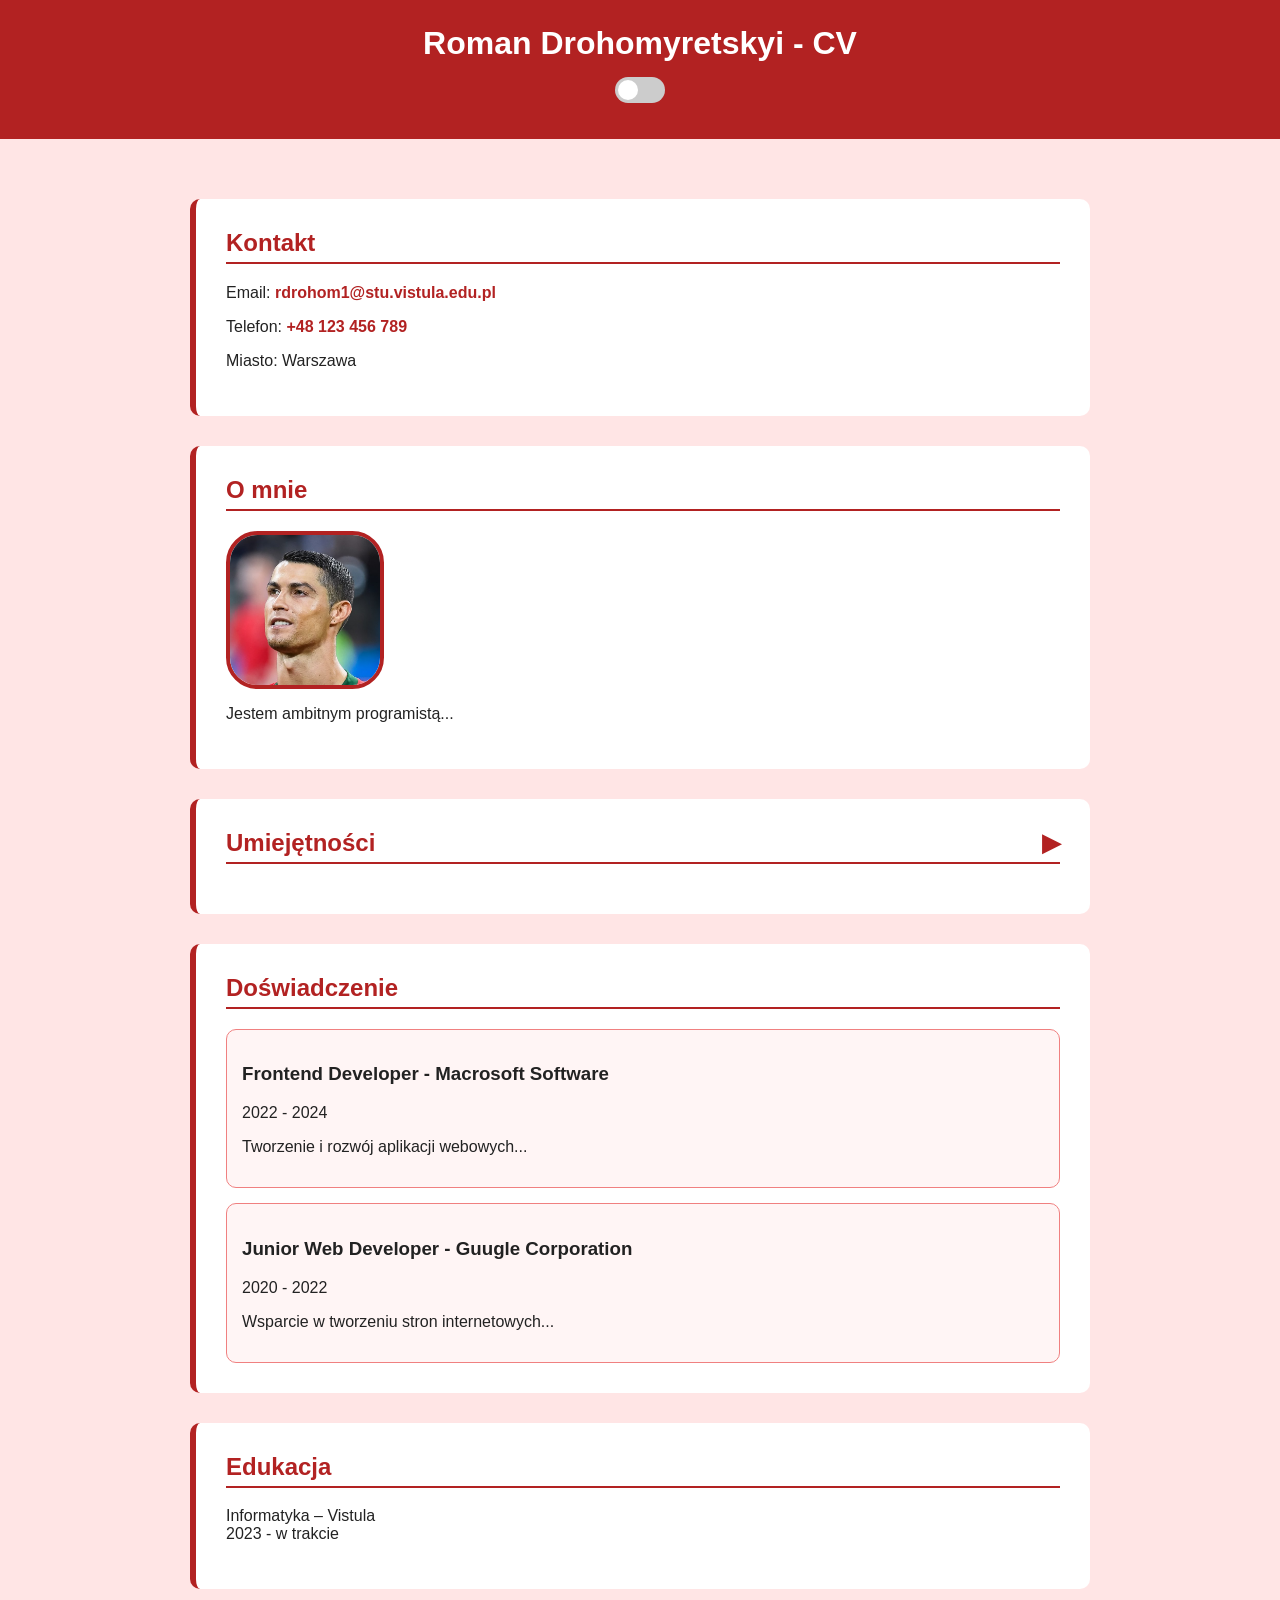
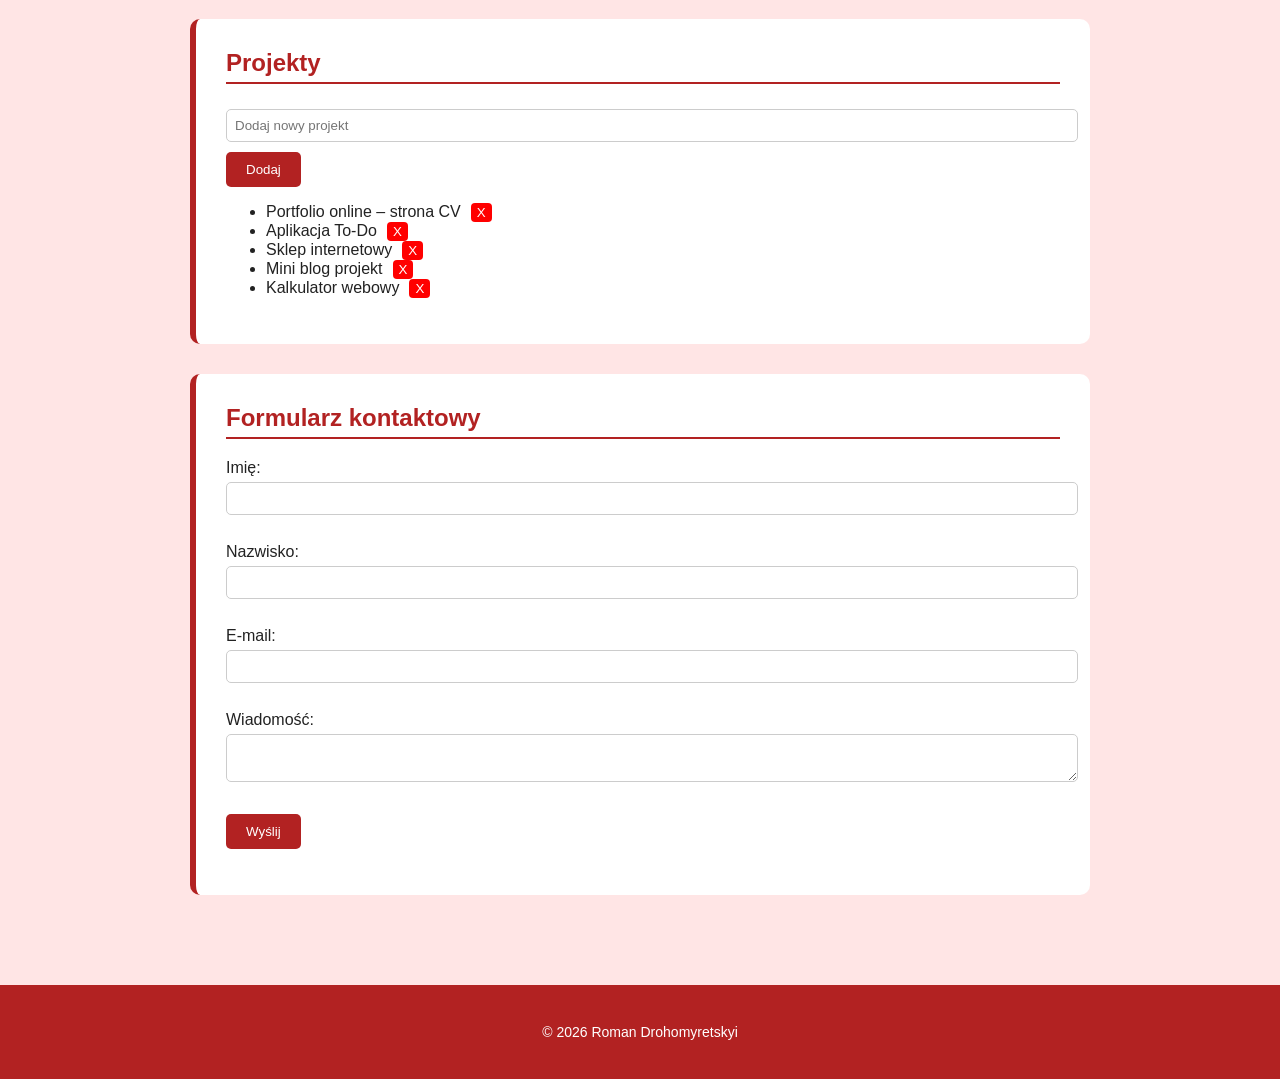
<file: zad8/index.html>
<!DOCTYPE html>
<html lang="pl">
<head>
    <meta charset="UTF-8">
    <meta name="viewport" content="width=device-width, initial-scale=1.0">
    <title>Roman Drohomyretskyi - CV</title>

    <link rel="stylesheet" href="red.css">
</head>

<body>

<header>
    <h1>Roman Drohomyretskyi - CV 
        <div class="theme-switch">
            <label class="switch">
                <input type="checkbox" id="themeToggle">
                <span class="slider"></span>
            </label>
        </div>
    </h1>
</header>

<main>

<section>
    <h2>Kontakt</h2>
    <p>Email: <a href="mailto:rdrohom1@stu.vistula.edu.pl">rdrohom1@stu.vistula.edu.pl</a></p> 
    <p>Telefon: <a href="tel:+48123456789">+48 123 456 789</a></p>
    <p>Miasto: Warszawa</p>
</section>

<section>
    <h2>O mnie</h2>
    <img src="photo.png" alt="Zdjęcie profilowe">
    <p>Jestem ambitnym programistą...</p>
</section>

<section>
    <h2 class="collapsible">
        Umiejętności 
        <span class="arrow">▶</span>
    </h2>

    <ul class="skills-list collapsed" id="skillsList"></ul>
</section>

<section>
    <h2>Doświadczenie</h2>

    <article>
        <h3>Frontend Developer - Macrosoft Software</h3>
        <p>2022 - 2024</p>
        <p>Tworzenie i rozwój aplikacji webowych...</p>
    </article>

    <article>
        <h3>Junior Web Developer - Guugle Corporation</h3>
        <p>2020 - 2022</p>
        <p>Wsparcie w tworzeniu stron internetowych...</p>
    </article>
</section>

<section>
    <h2>Edukacja</h2>
    <p>Informatyka – Vistula<br>2023 - w trakcie</p>
</section>

<section>
    <h2>Projekty</h2>

    <!-- ДОДАВАННЯ -->
    <input type="text" id="projectInput" placeholder="Dodaj nowy projekt">
    <button id="addProjectBtn">Dodaj</button>
    <p id="successMessage" style="color: green; font-weight: bold;"></p>

    <!-- СПИСОК -->
    <ul id="projectsList"></ul>
</section>

<section>
    <h2>Formularz kontaktowy</h2>

    <form id="contactForm">

        <label>Imię:</label><br>
        <input type="text" id="name" required>
        <div class="error" id="nameError"></div><br>

        <label>Nazwisko:</label><br>
        <input type="text" id="surname" required>
        <div class="error" id="surnameError"></div><br>

        <label>E-mail:</label><br>
        <input type="email" id="email" required>
        <div class="error" id="emailError"></div><br>

        <label>Wiadomość:</label><br>
        <textarea id="message" required></textarea>
        <div class="error" id="messageError"></div><br>

        <button type="submit">Wyślij</button>

        <p id="successMessage"></p>

    </form>
</section>

</main>

<footer>
    <p>&copy; 2026 Roman Drohomyretskyi</p>
</footer>

<script src="script.js"></script>

</body>
</html>
</file>
<file: docs/red.css>
body {
    margin: 0;
    font-family: "Segoe UI", Arial, sans-serif;
    background: #ffe5e5;
    color: #222;
}

header, footer {
    text-align: center;
    padding: 25px;
    background: #b22222;
    color: white;
}

h1 {
    margin: 0;
    font-size: 32px; 
}

main {
    max-width: 900px;
    margin: 40px auto;
    padding: 20px;
}

section {
    background: white;
    padding: 30px; 
    margin-bottom: 30px;
    border-radius: 10px; 
    border-left: 6px solid #b22222; 
}

h2 {
    margin-top: 0;
    color: #b22222;
    border-bottom: 2px solid #b22222; 
    padding-bottom: 5px;
}

article {
    background: #fff5f5;
    padding: 15px;
    margin-top: 15px;
    border-radius: 10px;
    border: 1px solid #f08080; 
}

a {
    color: #b22222;
    text-decoration: none;
    font-weight: bold;
}

a:hover {
    text-decoration: underline;
    color: #ff0000;
}

img {
    display: block;
    margin-bottom: 15px;
    border-radius: 20%; 
    border: 4px solid #b22222; 

    width: 150px;
    height: 150px;
}

footer {
    font-size: 14px;
}



.theme-switch {
    margin-top: 15px;
}

.switch {
    position: relative;
    display: inline-block;
    width: 50px;
    height: 26px;
}

.switch input {
    opacity: 0;
    width: 0;
    height: 0;
}

.slider {
    position: absolute;
    cursor: pointer;
    inset: 0;
    background-color: #ccc;
    border-radius: 34px;
    transition: 0.3s;
}

.slider::before {
    content: "";
    position: absolute;
    height: 20px;
    width: 20px;
    left: 3px;
    bottom: 3px;
    background-color: white;
    border-radius: 50%;
    transition: 0.3s;
}

input:checked + .slider {
    background-color: #4caf50;
}

input:checked + .slider::before {
    transform: translateX(24px);
}



.collapsible {
    display: flex;
    justify-content: space-between;
    align-items: center;
    cursor: pointer;
}

.arrow {
    transition: transform 0.3s;
}

.skills-list {
    transition: all 0.3s ease;
    overflow: hidden;
}

.skills-list.collapsed {
    display: none;
}

.arrow.rotated {
    transform: rotate(90deg);
}
</file>
<file: zad2_css/styles.css>
body {
    margin: 0;
    font-family: "Segoe UI", Arial, sans-serif;
    background: #e0f2e9;
    color: #333;
}

header, footer {
    text-align: center;
    padding: 20px;
}

h1 {
    margin: 0;
    color: #2e8b57;
}

main {
    max-width: 900px;
    margin: 40px auto;
    padding: 20px;
}

section {
    background: #e0f2e9;
    padding: 25px;
    margin-bottom: 30px;
    border-radius: 20px;
    box-shadow: 
        8px 8px 15px #a3c6b1,
        -8px -8px 15px #ffffff;
}

h2 {
    margin-top: 0;
    color: #2e8b57;
}

article {
    background: #e0f2e9;
    padding: 15px;
    margin-top: 15px;
    border-radius: 15px;
    box-shadow: 
        inset 4px 4px 8px #a3c6b1,
        inset -4px -4px 8px #ffffff;
}

ul {
    padding-left: 20px;
}

a {
    color: #2e8b57;
    text-decoration: none;
    font-weight: bold;
}

a:hover {
    text-decoration: underline;
}

img {
    display: block;
    margin-bottom: 15px;
    
    border-radius: 50%;
    box-shadow: 
        6px 6px 12px #a3c6b1,
        -6px -6px 12px #ffffff;

    width: 150px;
    height: 150px;
}

footer {
    font-size: 14px;
    color: #666;
}
</file>
<file: zad3_motyw/red.css>
body {
    margin: 0;
    font-family: "Segoe UI", Arial, sans-serif;
    background: #ffe5e5;
    color: #222;
}

header, footer {
    text-align: center;
    padding: 25px;
    background: #b22222;
    color: white;
}

h1 {
    margin: 0;
    font-size: 32px; 
}

main {
    max-width: 900px;
    margin: 40px auto;
    padding: 20px;
}

section {
    background: white;
    padding: 30px; 
    margin-bottom: 30px;
    border-radius: 10px; 
    border-left: 6px solid #b22222; 
}

h2 {
    margin-top: 0;
    color: #b22222;
    border-bottom: 2px solid #b22222; 
    padding-bottom: 5px;
}

article {
    background: #fff5f5;
    padding: 15px;
    margin-top: 15px;
    border-radius: 10px;
    border: 1px solid #f08080; 
}

a {
    color: #b22222;
    text-decoration: none;
    font-weight: bold;
}

a:hover {
    text-decoration: underline;
    color: #ff0000;
}

img {
    display: block;
    margin-bottom: 15px;
    border-radius: 20%; 
    border: 4px solid #b22222; 

    width: 150px;
    height: 150px;
}

footer {
    font-size: 14px;
}



.theme-switch {
    margin-top: 15px;
}

.switch {
    position: relative;
    display: inline-block;
    width: 50px;
    height: 26px;
}

.switch input {
    opacity: 0;
    width: 0;
    height: 0;
}

.slider {
    position: absolute;
    cursor: pointer;
    inset: 0;
    background-color: #ccc;
    border-radius: 34px;
    transition: 0.3s;
}

.slider::before {
    content: "";
    position: absolute;
    height: 20px;
    width: 20px;
    left: 3px;
    bottom: 3px;
    background-color: white;
    border-radius: 50%;
    transition: 0.3s;
}

input:checked + .slider {
    background-color: #4caf50;
}

input:checked + .slider::before {
    transform: translateX(24px);
}
</file>
<file: zad5/red.css>
body {
    margin: 0;
    font-family: "Segoe UI", Arial, sans-serif;
    background: #ffe5e5;
    color: #222;
}

header, footer {
    text-align: center;
    padding: 25px;
    background: #b22222;
    color: white;
}

h1 {
    margin: 0;
    font-size: 32px; 
}

main {
    max-width: 900px;
    margin: 40px auto;
    padding: 20px;
}

section {
    background: white;
    padding: 30px; 
    margin-bottom: 30px;
    border-radius: 10px; 
    border-left: 6px solid #b22222; 
}

h2 {
    margin-top: 0;
    color: #b22222;
    border-bottom: 2px solid #b22222; 
    padding-bottom: 5px;
}

article {
    background: #fff5f5;
    padding: 15px;
    margin-top: 15px;
    border-radius: 10px;
    border: 1px solid #f08080; 
}

a {
    color: #b22222;
    text-decoration: none;
    font-weight: bold;
}

a:hover {
    text-decoration: underline;
    color: #ff0000;
}

img {
    display: block;
    margin-bottom: 15px;
    border-radius: 20%; 
    border: 4px solid #b22222; 

    width: 150px;
    height: 150px;
}

footer {
    font-size: 14px;
}



.theme-switch {
    margin-top: 15px;
}

.switch {
    position: relative;
    display: inline-block;
    width: 50px;
    height: 26px;
}

.switch input {
    opacity: 0;
    width: 0;
    height: 0;
}

.slider {
    position: absolute;
    cursor: pointer;
    inset: 0;
    background-color: #ccc;
    border-radius: 34px;
    transition: 0.3s;
}

.slider::before {
    content: "";
    position: absolute;
    height: 20px;
    width: 20px;
    left: 3px;
    bottom: 3px;
    background-color: white;
    border-radius: 50%;
    transition: 0.3s;
}

input:checked + .slider {
    background-color: #4caf50;
}

input:checked + .slider::before {
    transform: translateX(24px);
}



.collapsible {
    display: flex;
    justify-content: space-between;
    align-items: center;
    cursor: pointer;
}

.arrow {
    transition: transform 0.3s;
}

.skills-list {
    transition: all 0.3s ease;
    overflow: hidden;
}

.skills-list.collapsed {
    display: none;
}

.arrow.rotated {
    transform: rotate(90deg);
}

input, textarea {
    width: 100%;
    padding: 8px;
    margin-top: 5px;
    margin-bottom: 10px;
    border-radius: 5px;
    border: 1px solid #ccc;
    font-family: inherit;
}

button {
    padding: 10px 20px;
    border: none;
    border-radius: 5px;
    background-color: #b22222;
    color: white;
    cursor: pointer;
}

button:hover {
    opacity: 0.9;
}

.error {
    color: red;
    font-size: 14px;
}

#successMessage {
    color: green;
    font-weight: bold;
}
</file>
<file: zad6/red.css>
body {
    margin: 0;
    font-family: "Segoe UI", Arial, sans-serif;
    background: #ffe5e5;
    color: #222;
}

header, footer {
    text-align: center;
    padding: 25px;
    background: #b22222;
    color: white;
}

h1 {
    margin: 0;
    font-size: 32px; 
}

main {
    max-width: 900px;
    margin: 40px auto;
    padding: 20px;
}

section {
    background: white;
    padding: 30px; 
    margin-bottom: 30px;
    border-radius: 10px; 
    border-left: 6px solid #b22222; 
}

h2 {
    margin-top: 0;
    color: #b22222;
    border-bottom: 2px solid #b22222; 
    padding-bottom: 5px;
}

article {
    background: #fff5f5;
    padding: 15px;
    margin-top: 15px;
    border-radius: 10px;
    border: 1px solid #f08080; 
}

a {
    color: #b22222;
    text-decoration: none;
    font-weight: bold;
}

a:hover {
    text-decoration: underline;
    color: #ff0000;
}

img {
    display: block;
    margin-bottom: 15px;
    border-radius: 20%; 
    border: 4px solid #b22222; 

    width: 150px;
    height: 150px;
}

footer {
    font-size: 14px;
}



.theme-switch {
    margin-top: 15px;
}

.switch {
    position: relative;
    display: inline-block;
    width: 50px;
    height: 26px;
}

.switch input {
    opacity: 0;
    width: 0;
    height: 0;
}

.slider {
    position: absolute;
    cursor: pointer;
    inset: 0;
    background-color: #ccc;
    border-radius: 34px;
    transition: 0.3s;
}

.slider::before {
    content: "";
    position: absolute;
    height: 20px;
    width: 20px;
    left: 3px;
    bottom: 3px;
    background-color: white;
    border-radius: 50%;
    transition: 0.3s;
}

input:checked + .slider {
    background-color: #4caf50;
}

input:checked + .slider::before {
    transform: translateX(24px);
}



.collapsible {
    display: flex;
    justify-content: space-between;
    align-items: center;
    cursor: pointer;
}

.arrow {
    transition: transform 0.3s;
}

.skills-list {
    transition: all 0.3s ease;
    overflow: hidden;
}

.skills-list.collapsed {
    display: none;
}

.arrow.rotated {
    transform: rotate(90deg);
}

input, textarea {
    width: 100%;
    padding: 8px;
    margin-top: 5px;
    margin-bottom: 10px;
    border-radius: 5px;
    border: 1px solid #ccc;
    font-family: inherit;
}

button {
    padding: 10px 20px;
    border: none;
    border-radius: 5px;
    background-color: #b22222;
    color: white;
    cursor: pointer;
}

button:hover {
    opacity: 0.9;
}

.error {
    color: red;
    font-size: 14px;
}

#successMessage {
    color: green;
    font-weight: bold;
}
</file>
<file: zad7/red.css>
body {
    margin: 0;
    font-family: "Segoe UI", Arial, sans-serif;
    background: #ffe5e5;
    color: #222;
}

header, footer {
    text-align: center;
    padding: 25px;
    background: #b22222;
    color: white;
}

h1 {
    margin: 0;
    font-size: 32px; 
}

main {
    max-width: 900px;
    margin: 40px auto;
    padding: 20px;
}

section {
    background: white;
    padding: 30px; 
    margin-bottom: 30px;
    border-radius: 10px; 
    border-left: 6px solid #b22222; 
}

h2 {
    margin-top: 0;
    color: #b22222;
    border-bottom: 2px solid #b22222; 
    padding-bottom: 5px;
}

article {
    background: #fff5f5;
    padding: 15px;
    margin-top: 15px;
    border-radius: 10px;
    border: 1px solid #f08080; 
}

a {
    color: #b22222;
    text-decoration: none;
    font-weight: bold;
}

a:hover {
    text-decoration: underline;
    color: #ff0000;
}

img {
    display: block;
    margin-bottom: 15px;
    border-radius: 20%; 
    border: 4px solid #b22222; 

    width: 150px;
    height: 150px;
}

footer {
    font-size: 14px;
}



.theme-switch {
    margin-top: 15px;
}

.switch {
    position: relative;
    display: inline-block;
    width: 50px;
    height: 26px;
}

.switch input {
    opacity: 0;
    width: 0;
    height: 0;
}

.slider {
    position: absolute;
    cursor: pointer;
    inset: 0;
    background-color: #ccc;
    border-radius: 34px;
    transition: 0.3s;
}

.slider::before {
    content: "";
    position: absolute;
    height: 20px;
    width: 20px;
    left: 3px;
    bottom: 3px;
    background-color: white;
    border-radius: 50%;
    transition: 0.3s;
}

input:checked + .slider {
    background-color: #4caf50;
}

input:checked + .slider::before {
    transform: translateX(24px);
}



.collapsible {
    display: flex;
    justify-content: space-between;
    align-items: center;
    cursor: pointer;
}

.arrow {
    transition: transform 0.3s;
}

.skills-list {
    transition: all 0.3s ease;
    overflow: hidden;
}

.skills-list.collapsed {
    display: none;
}

.arrow.rotated {
    transform: rotate(90deg);
}

input, textarea {
    width: 100%;
    padding: 8px;
    margin-top: 5px;
    margin-bottom: 10px;
    border-radius: 5px;
    border: 1px solid #ccc;
    font-family: inherit;
}

button {
    padding: 10px 20px;
    border: none;
    border-radius: 5px;
    background-color: #b22222;
    color: white;
    cursor: pointer;
}

button:hover {
    opacity: 0.9;
}

.error {
    color: red;
    font-size: 14px;
}

#successMessage {
    color: green;
    font-weight: bold;
}

button {
    cursor: pointer;
}

#projectsList button {
    background: red;
    color: white;
    border: none;
    padding: 2px 6px;
    border-radius: 4px;
}
</file>
<file: zad8/red.css>
body {
    margin: 0;
    font-family: "Segoe UI", Arial, sans-serif;
    background: #ffe5e5;
    color: #222;
}

header, footer {
    text-align: center;
    padding: 25px;
    background: #b22222;
    color: white;
}

h1 {
    margin: 0;
    font-size: 32px; 
}

main {
    max-width: 900px;
    margin: 40px auto;
    padding: 20px;
}

section {
    background: white;
    padding: 30px; 
    margin-bottom: 30px;
    border-radius: 10px; 
    border-left: 6px solid #b22222; 
}

h2 {
    margin-top: 0;
    color: #b22222;
    border-bottom: 2px solid #b22222; 
    padding-bottom: 5px;
}

article {
    background: #fff5f5;
    padding: 15px;
    margin-top: 15px;
    border-radius: 10px;
    border: 1px solid #f08080; 
}

a {
    color: #b22222;
    text-decoration: none;
    font-weight: bold;
}

a:hover {
    text-decoration: underline;
    color: #ff0000;
}

img {
    display: block;
    margin-bottom: 15px;
    border-radius: 20%; 
    border: 4px solid #b22222; 

    width: 150px;
    height: 150px;
}

footer {
    font-size: 14px;
}



.theme-switch {
    margin-top: 15px;
}

.switch {
    position: relative;
    display: inline-block;
    width: 50px;
    height: 26px;
}

.switch input {
    opacity: 0;
    width: 0;
    height: 0;
}

.slider {
    position: absolute;
    cursor: pointer;
    inset: 0;
    background-color: #ccc;
    border-radius: 34px;
    transition: 0.3s;
}

.slider::before {
    content: "";
    position: absolute;
    height: 20px;
    width: 20px;
    left: 3px;
    bottom: 3px;
    background-color: white;
    border-radius: 50%;
    transition: 0.3s;
}

input:checked + .slider {
    background-color: #4caf50;
}

input:checked + .slider::before {
    transform: translateX(24px);
}



.collapsible {
    display: flex;
    justify-content: space-between;
    align-items: center;
    cursor: pointer;
}

.arrow {
    transition: transform 0.3s;
}

.skills-list {
    transition: all 0.3s ease;
    overflow: hidden;
}

.skills-list.collapsed {
    display: none;
}

.arrow.rotated {
    transform: rotate(90deg);
}

input, textarea {
    width: 100%;
    padding: 8px;
    margin-top: 5px;
    margin-bottom: 10px;
    border-radius: 5px;
    border: 1px solid #ccc;
    font-family: inherit;
}

button {
    padding: 10px 20px;
    border: none;
    border-radius: 5px;
    background-color: #b22222;
    color: white;
    cursor: pointer;
}

button:hover {
    opacity: 0.9;
}

.error {
    color: red;
    font-size: 14px;
}

#successMessage {
    color: green;
    font-weight: bold;
}

button {
    cursor: pointer;
}

#projectsList button {
    background: red;
    color: white;
    border: none;
    padding: 2px 6px;
    border-radius: 4px;
}
</file>
